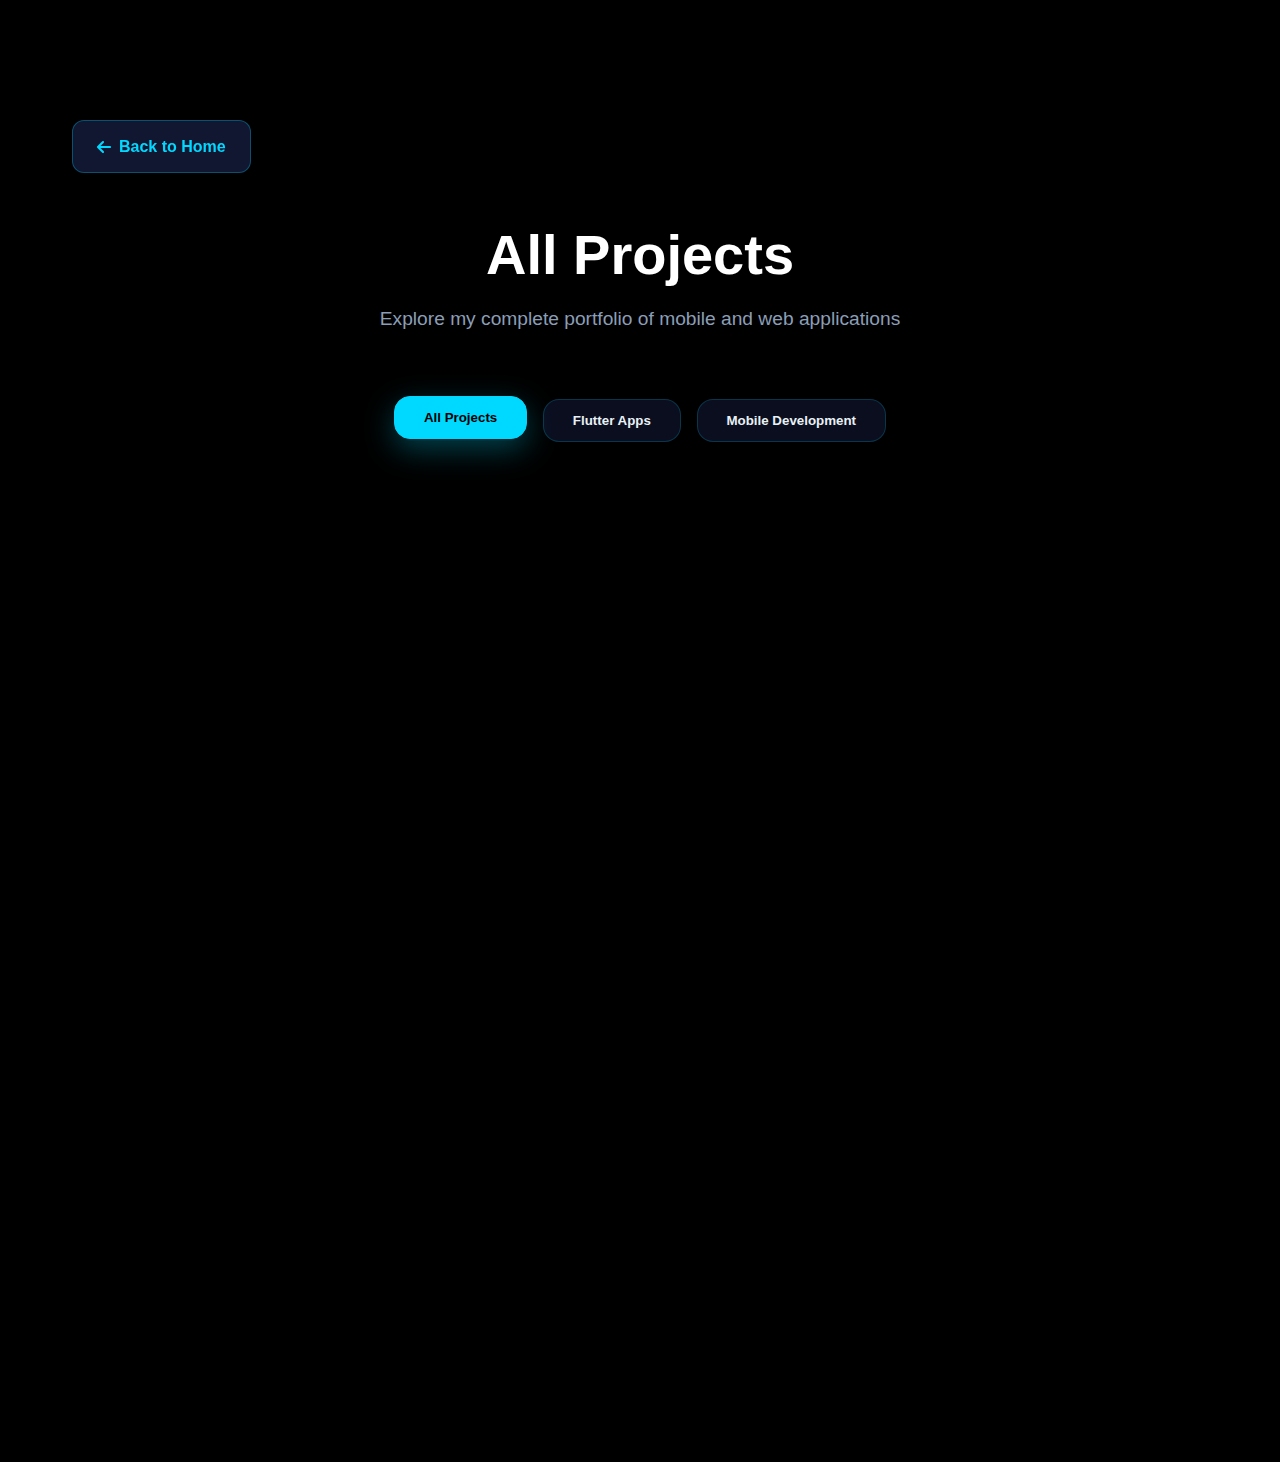
<file: all-projects.html>
<!DOCTYPE html>
<html lang="en">

<head>
    <meta charset="UTF-8">
    <meta name="viewport" content="width=device-width, initial-scale=1.0">
    <title>All Projects - Umer Zafar Portfolio</title>
    <link rel="stylesheet" href="css/modern-portfolio.css">
    <link rel="stylesheet" href="https://cdnjs.cloudflare.com/ajax/libs/font-awesome/6.4.0/css/all.min.css">
    <style>
        .all-projects-section {
            padding: 120px 0 80px;
            background: var(--bg-dark);
            min-height: 100vh;
        }

        .all-projects-section .section-container {
            max-width: 1200px;
            margin: 0 auto;
            padding: 0 2rem;
        }

        .back-button {
            display: inline-flex;
            align-items: center;
            gap: 0.5rem;
            padding: 0.8rem 1.5rem;
            background: rgba(21, 27, 61, 0.8);
            border: 1px solid rgba(0, 217, 255, 0.3);
            border-radius: var(--radius-md);
            color: var(--primary);
            text-decoration: none;
            font-weight: 600;
            transition: var(--transition-base);
            margin-bottom: 3rem;
        }

        .back-button:hover {
            background: rgba(21, 27, 61, 1);
            border-color: var(--primary);
            transform: translateX(-5px);
        }

        .page-header {
            text-align: center;
            margin-bottom: 4rem;
        }

        .page-header h1 {
            font-size: 3.5rem;
            color: var(--text-primary);
            margin-bottom: 1rem;
        }

        .page-header p {
            font-size: 1.2rem;
            color: var(--text-muted);
        }

        .filter-buttons {
            display: flex;
            justify-content: center;
            gap: 1rem;
            margin-bottom: 3rem;
            flex-wrap: wrap;
        }

        .filter-btn {
            padding: 0.8rem 1.8rem;
            background: rgba(21, 27, 61, 0.5);
            border: 1px solid rgba(0, 217, 255, 0.2);
            border-radius: var(--radius-lg);
            color: var(--text-secondary);
            font-weight: 600;
            cursor: pointer;
            transition: var(--transition-base);
        }

        .filter-btn:hover,
        .filter-btn.active {
            background: var(--primary);
            color: var(--bg-dark);
            border-color: var(--primary);
            transform: translateY(-3px);
            box-shadow: 0 10px 30px rgba(0, 217, 255, 0.3);
        }

        .all-projects-grid {
            display: grid;
            grid-template-columns: repeat(3, 1fr);
            gap: 2rem;
            margin-bottom: 3rem;
        }

        .project-card {
            opacity: 0;
            animation: fadeInUp 0.6s ease-out forwards;
        }

        .project-card:nth-child(1) {
            animation-delay: 0.1s;
        }

        .project-card:nth-child(2) {
            animation-delay: 0.15s;
        }

        .project-card:nth-child(3) {
            animation-delay: 0.2s;
        }

        .project-card:nth-child(4) {
            animation-delay: 0.25s;
        }

        @keyframes fadeInUp {
            from {
                opacity: 0;
                transform: translateY(40px);
            }

            to {
                opacity: 1;
                transform: translateY(0);
            }
        }

        .project-card:hover {
            border-color: #00D9FF;
            transform: translateY(-8px);
            box-shadow:
                0 15px 40px rgba(0, 0, 0, 0.5),
                0 0 30px rgba(0, 217, 255, 0.3),
                inset 0 0 30px rgba(0, 217, 255, 0.1);
        }

        .project-image {
            position: relative;
            width: 100%;
            height: 280px;
            overflow: hidden;
            border-radius: 10px 10px 0 0;
        }

        .project-image img {
            width: 100%;
            height: 100%;
            object-fit: cover;
            transition: all 0.6s cubic-bezier(0.4, 0, 0.2, 1);
        }

        .project-card:hover .project-image img {
            transform: scale(1.1);
        }

        .project-info {
            padding: 1.5rem;
        }

        .project-top-row {
            display: flex;
            justify-content: space-between;
            align-items: center;
            margin-bottom: 1rem;
        }

        .project-tech {
            color: rgba(0, 217, 255, 0.8);
            font-size: 0.9rem;
            font-weight: 500;
            flex: 1;
        }

        .project-links {
            display: flex;
            gap: 0.6rem;
        }

        .project-icon {
            width: 32px;
            height: 32px;
            border: 1px solid rgba(0, 217, 255, 0.3);
            border-radius: 5px;
            background: transparent;
            display: flex;
            align-items: center;
            justify-content: center;
            color: rgba(0, 217, 255, 0.8);
            font-size: 0.9rem;
            transition: all 0.3s ease;
            text-decoration: none;
        }

        .project-icon:hover {
            background: rgba(0, 217, 255, 0.1);
            border-color: #00D9FF;
            color: #00D9FF;
            transform: translateY(-2px);
        }

        .project-bottom {
            display: flex;
            justify-content: space-between;
            align-items: center;
        }

        .project-title {
            font-size: 1.3rem;
            color: #FFFFFF;
            font-weight: 600;
            margin: 0;
            transition: color 0.3s ease;
        }

        .project-card:hover .project-title {
            color: #00D9FF;
        }

        .project-year {
            font-size: 1.1rem;
            color: rgba(255, 255, 255, 0.7);
            font-weight: 500;
        }

        @media (max-width: 768px) {
            .page-header h1 {
                font-size: 2.5rem;
            }

            .all-projects-grid {
                grid-template-columns: 1fr;
            }

            .filter-buttons {
                flex-direction: column;
                align-items: stretch;
            }
        }
    </style>
</head>

<body>
    <section class="all-projects-section">
        <div class="section-container">
            <a href="index.html#projects" class="back-button">
                <i class="fas fa-arrow-left"></i>
                Back to Home
            </a>

            <div class="page-header">
                <h1>All Projects</h1>
                <p>Explore my complete portfolio of mobile and web applications</p>
            </div>

            <div class="filter-buttons">
                <button class="filter-btn active" data-filter="all">All Projects</button>
                <button class="filter-btn" data-filter="flutter">Flutter Apps</button>
                <button class="filter-btn" data-filter="mobile">Mobile Development</button>
            </div>

            <div class="all-projects-grid">
                <!-- Project 1: Car Low App -->
                <div class="project-card" data-category="flutter mobile">
                    <a href="project-car-low.html" class="project-image-link">
                        <div class="project-image">
                            <img src="images/c5.png" alt="Car Low App">
                        </div>
                    </a>
                    <div class="project-info">
                        <div class="project-top-row">
                            <div class="project-tech">Flutter | Firebase | Supabase</div>
                            <div class="project-links">
                                <a href="https://github.com/umer-zafr/car-app" target="_blank"
                                    class="project-icon" title="GitHub">
                                    <i class="fab fa-github"></i>
                                </a>
                                <a href="project-car-low.html" class="project-icon" title="View Project">
                                    <i class="fas fa-external-link-alt"></i>
                                </a>
                            </div>
                        </div>
                        <div class="project-bottom">
                            <h3 class="project-title">Car Low App</h3>
                            <span class="project-year">2025</span>
                        </div>
                    </div>
                </div>

                <!-- Project 2: Voice Translator App -->
                <div class="project-card" data-category="flutter mobile">
                    <a href="project-voice-translator.html" class="project-image-link">
                        <div class="project-image">
                            <img src="images/v2.png" alt="Voice Translator">
                        </div>
                    </a>
                    <div class="project-info">
                        <div class="project-top-row">
                            <div class="project-tech">Flutter | Firebase | Translation API</div>
                            <div class="project-links">
                                <a href="https://github.com/umer-zafr/voice-translator" target="_blank"
                                    class="project-icon" title="GitHub">
                                    <i class="fab fa-github"></i>
                                </a>
                                <a href="project-voice-translator.html" class="project-icon" title="View Project">
                                    <i class="fas fa-external-link-alt"></i>
                                </a>
                            </div>
                        </div>
                        <div class="project-bottom">
                            <h3 class="project-title">Voice Translator</h3>
                            <span class="project-year">2024</span>
                        </div>
                    </div>
                </div>

                <!-- Project 3: Weather Forecast App -->
                <div class="project-card" data-category="flutter mobile">
                    <a href="project-weather-forecast.html" class="project-image-link">
                        <div class="project-image">
                            <img src="images/14.png" alt="Weather Forecast">
                        </div>
                    </a>
                    <div class="project-info">
                        <div class="project-top-row">
                            <div class="project-tech">Flutter | Weather API | Geolocation</div>
                            <div class="project-links">
                                <a href="https://github.com/umer-zafr/weather-app" target="_blank"
                                    class="project-icon" title="GitHub">
                                    <i class="fab fa-github"></i>
                                </a>
                                <a href="project-weather-forecast.html" class="project-icon" title="View Project">
                                    <i class="fas fa-external-link-alt"></i>
                                </a>
                            </div>
                        </div>
                        <div class="project-bottom">
                            <h3 class="project-title">Weather Forecast</h3>
                            <span class="project-year">2024</span>
                        </div>
                    </div>
                </div>

                <!-- Project 4: Task Management App -->
                <div class="project-card" data-category="flutter mobile">
                    <a href="project-task-management.html" class="project-image-link">
                        <div class="project-image">
                            <img src="images/11.png" alt="Task Management">
                        </div>
                    </a>
                    <div class="project-info">
                        <div class="project-top-row">
                            <div class="project-tech">Flutter | Firebase | Provider</div>
                            <div class="project-links">
                                <a href="https://github.com/umer-zafr/task-manager" target="_blank"
                                    class="project-icon" title="GitHub">
                                    <i class="fab fa-github"></i>
                                </a>
                                <a href="project-task-management.html" class="project-icon" title="View Project">
                                    <i class="fas fa-external-link-alt"></i>
                                </a>
                            </div>
                        </div>
                        <div class="project-bottom">
                            <h3 class="project-title">Task Management</h3>
                            <span class="project-year">2024</span>
                        </div>
                    </div>
                </div>
            </div>
        </div>
    </section>

    <script>
        // Filter functionality
        const filterButtons = document.querySelectorAll('.filter-btn');
        const projectCards = document.querySelectorAll('.project-card');

        filterButtons.forEach(button => {
            button.addEventListener('click', () => {
                // Remove active class from all buttons
                filterButtons.forEach(btn => btn.classList.remove('active'));
                // Add active class to clicked button
                button.classList.add('active');

                const filter = button.getAttribute('data-filter');

                projectCards.forEach(card => {
                    if (filter === 'all') {
                        card.style.display = 'block';
                        // Re-trigger animation
                        card.style.animation = 'none';
                        setTimeout(() => {
                            card.style.animation = 'fadeInUp 0.6s ease-out forwards';
                        }, 10);
                    } else {
                        const categories = card.getAttribute('data-category');
                        if (categories.includes(filter)) {
                            card.style.display = 'block';
                            card.style.animation = 'none';
                            setTimeout(() => {
                                card.style.animation = 'fadeInUp 0.6s ease-out forwards';
                            }, 10);
                        } else {
                            card.style.display = 'none';
                        }
                    }
                });
            });
        });
    </script>
</body>

</html>
</file>
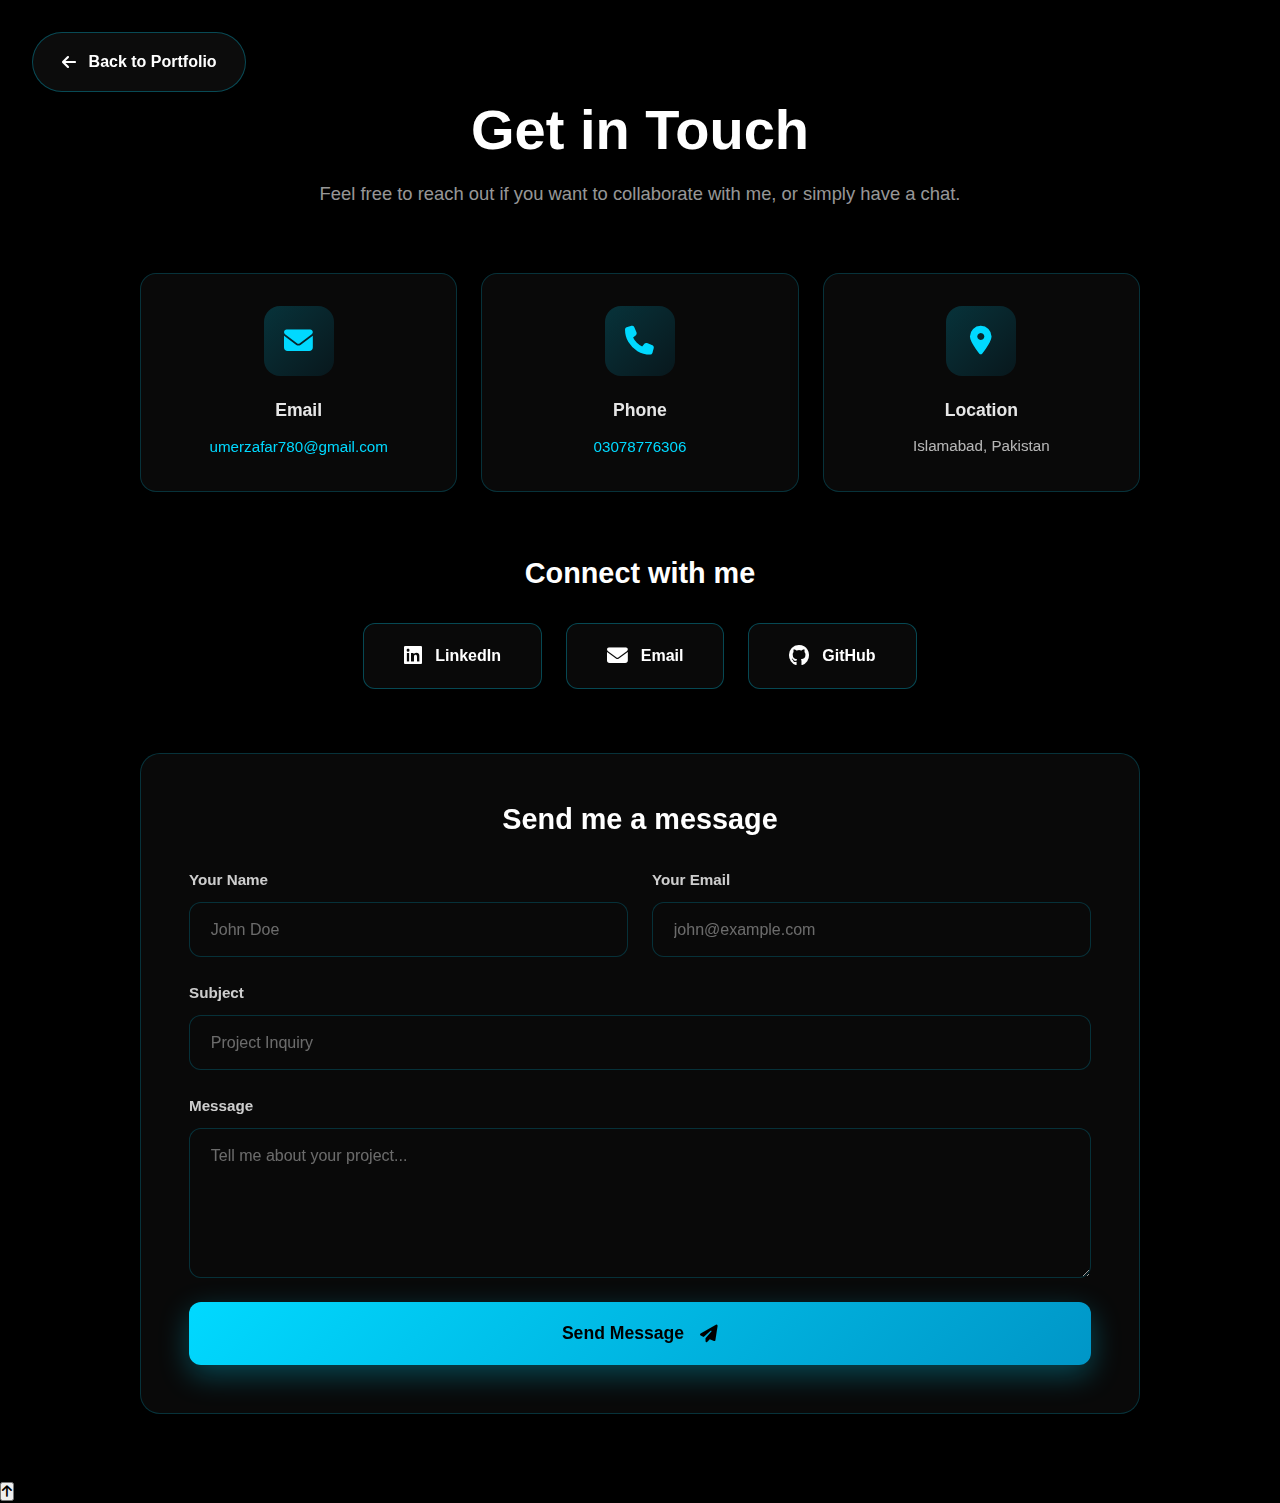
<file: contact.html>
<!DOCTYPE html>
<html lang="en">
<head>
    <meta charset="UTF-8">
    <meta name="viewport" content="width=device-width, initial-scale=1.0">
    <meta name="description" content="Contact Umer Zafar - Flutter Developer">
    <title>Contact - Umer Zafar</title>
    
    <!-- Font Awesome -->
    <link rel="stylesheet" href="https://cdnjs.cloudflare.com/ajax/libs/font-awesome/6.4.0/css/all.min.css">
    
    <!-- Custom CSS -->
    <link rel="stylesheet" href="css/modern-portfolio.css">
</head>
<body>
    <!-- Back Button -->
    <div class="back-button-container">
        <a href="index.html" class="back-button">
            <i class="fas fa-arrow-left"></i>
            <span>Back to Portfolio</span>
        </a>
    </div>

    <!-- Contact Page -->
    <section class="contact-page">
        <div class="contact-page-container">
            <!-- Header -->
            <div class="contact-page-header">
                <h1 class="contact-page-title">Get in <span class="highlight-text">Touch</span></h1>
                <p class="contact-page-subtitle">Feel free to reach out if you want to collaborate with me, or simply have a chat.</p>
            </div>

            <!-- Contact Info Cards -->
            <div class="contact-info-grid">
                <div class="contact-card">
                    <div class="contact-card-icon">
                        <i class="fas fa-envelope"></i>
                    </div>
                    <h4 class="contact-card-title">Email</h4>
                    <a href="mailto:umerzafar780@gmail.com" class="contact-card-link">umerzafar780@gmail.com</a>
                </div>
                
                <div class="contact-card">
                    <div class="contact-card-icon">
                        <i class="fas fa-phone"></i>
                    </div>
                    <h4 class="contact-card-title">Phone</h4>
                    <a href="tel:03078776306" class="contact-card-link">03078776306</a>
                </div>
                
                <div class="contact-card">
                    <div class="contact-card-icon">
                        <i class="fas fa-map-marker-alt"></i>
                    </div>
                    <h4 class="contact-card-title">Location</h4>
                    <p class="contact-card-text">Islamabad, Pakistan</p>
                </div>
            </div>

            <!-- Connect With Me -->
            <div class="connect-section">
                <h3 class="connect-title">Connect with me</h3>
                <div class="connect-buttons">
                    <a href="https://linkedin.com/in/yourprofile" target="_blank" class="connect-btn">
                        <i class="fab fa-linkedin"></i>
                        <span>LinkedIn</span>
                    </a>
                    <a href="mailto:umerzafar780@gmail.com" class="connect-btn">
                        <i class="fas fa-envelope"></i>
                        <span>Email</span>
                    </a>
                    <a href="https://github.com/yourusername" target="_blank" class="connect-btn">
                        <i class="fab fa-github"></i>
                        <span>GitHub</span>
                    </a>
                </div>
            </div>

            <!-- Contact Form -->
            <div class="contact-form-section">
                <h3 class="form-section-title">Send me a message</h3>
                
                <form class="contact-form-full" id="contactForm">
                    <div class="form-row-full">
                        <div class="form-group-full">
                            <label class="form-label-full">Your Name</label>
                            <input type="text" class="form-input-full" placeholder="John Doe" required>
                        </div>
                        <div class="form-group-full">
                            <label class="form-label-full">Your Email</label>
                            <input type="email" class="form-input-full" placeholder="john@example.com" required>
                        </div>
                    </div>
                    
                    <div class="form-group-full">
                        <label class="form-label-full">Subject</label>
                        <input type="text" class="form-input-full" placeholder="Project Inquiry" required>
                    </div>
                    
                    <div class="form-group-full">
                        <label class="form-label-full">Message</label>
                        <textarea class="form-textarea-full" rows="6" placeholder="Tell me about your project..." required></textarea>
                    </div>
                    
                    <button type="submit" class="form-submit-btn-full">
                        <span>Send Message</span>
                        <i class="fas fa-paper-plane"></i>
                    </button>
                </form>
            </div>
        </div>
    </section>

    <!-- Scroll to Top Button -->
    <button class="scroll-top" id="scrollTop">
        <i class="fas fa-arrow-up"></i>
    </button>

    <script src="js/main.js"></script>
</body>
</html>
</file>
<file: css/modern-portfolio.css>
.contact-wrap { max-width: 1150px; margin: 0 auto; padding: 0 2rem; position: relative; z-index: 1; }
.contact-header { margin-bottom: 1.8rem; }
.contact-title { font-size: 3.2rem; line-height:1.1; letter-spacing:-1px; color:#fff; margin:0 0 .4rem 0; font-weight:800; }
.contact-title .accent { color:#00D9FF; text-shadow: 0 0 18px rgba(0,217,255,0.28); }
.contact-desc { font-size: 1.05rem; color: rgba(255,255,255,0.7); max-width: 780px; line-height:1.75; }

.availability-card { position:relative; display:grid; grid-template-columns: 1.25fr 1fr; gap: 1.4rem; align-items:center; margin: 1rem 0 0 0; padding: 1.1rem; background: linear-gradient(180deg, rgba(255,255,255,0.06), rgba(255,255,255,0.03)); border:1px solid rgba(255,255,255,0.12); border-radius: 16px; backdrop-filter: blur(10px); box-shadow: 0 16px 48px rgba(0,0,0,0.32), inset 0 0 0 1px rgba(255,255,255,0.04); }
.availability-card::after { content:""; position:absolute; inset:-1px; border-radius: 20px; padding:1px; background: linear-gradient(135deg, rgba(0,217,255,0.5), rgba(255,255,255,0.06) 30%, rgba(0,217,255,0.35) 70%, rgba(255,255,255,0.06)); -webkit-mask: linear-gradient(#000 0 0) content-box, linear-gradient(#000 0 0); mask: linear-gradient(#000 0 0) content-box, linear-gradient(#000 0 0); -webkit-mask-composite: xor; mask-composite: exclude; pointer-events:none; opacity:.35; }
.status-badge { display:inline-flex; align-items:center; gap:.5rem; padding:.5rem .8rem; border-radius: 999px; border:1px solid rgba(0,217,255,0.35); color:#00D9FF; background: rgba(0,217,255,0.08); font-weight:700; font-size:.85rem; letter-spacing:.3px; text-transform: uppercase; }
.status-badge i { font-size:.55rem; color:#22C55E; }
.availability-title { margin:.6rem 0 .2rem 0; font-size:1.4rem; color:#fff; letter-spacing:.2px; }
.availability-copy { margin:0 0 .9rem 0; color: rgba(255,255,255,0.72); line-height:1.65; max-width: 720px; }
.availability-actions { display:flex; flex-wrap:wrap; gap:.7rem; }
.availability-right { display:block; }
.availability-points { list-style:none; margin:0; padding:0; display:grid; gap:.6rem; }
.availability-points li { display:flex; align-items:center; gap:.5rem; color: rgba(255,255,255,0.85); font-weight:600; background: rgba(255,255,255,0.04); border:1px solid rgba(255,255,255,0.1); padding:.7rem 1rem; border-radius:12px; }
.availability-points i { color:#00D9FF; }

.contact-cards { display:grid; grid-template-columns: repeat(3, 1fr); gap: 1rem; margin: 1.2rem 0 1.6rem 0; }
.info-card { position:relative; display:grid; grid-template-columns: 50px 1fr 22px; align-items:center; gap: .9rem; padding: 1rem 1rem; text-decoration:none; color:#EAFBFF; background: linear-gradient(180deg, rgba(255,255,255,0.06), rgba(255,255,255,0.03)); border:1px solid rgba(255,255,255,0.12); border-radius: 14px; backdrop-filter: blur(10px); box-shadow: 0 14px 42px rgba(0,0,0,0.32), inset 0 0 0 1px rgba(255,255,255,0.04); transition: transform .25s ease, box-shadow .25s ease, border-color .25s ease; }
.info-card::after { content:""; position:absolute; inset:-1px; border-radius: 16px; padding:1px; background: linear-gradient(135deg, rgba(0,217,255,0.5), rgba(255,255,255,0.06) 30%, rgba(0,217,255,0.35) 70%, rgba(255,255,255,0.06)); -webkit-mask: linear-gradient(#000 0 0) content-box, linear-gradient(#000 0 0); mask: linear-gradient(#000 0 0) content-box, linear-gradient(#000 0 0); -webkit-mask-composite: xor; mask-composite: exclude; pointer-events:none; opacity:.35; }
.info-card:hover { transform: translateY(-3px); box-shadow: 0 22px 64px rgba(0,217,255,0.2); border-color: rgba(0,217,255,0.35); }
.info-icon { width:50px; height:50px; border-radius: 12px; display:flex; align-items:center; justify-content:center; background: rgba(0,217,255,0.12); border:1px solid rgba(0,217,255,0.25); color:#00D9FF; font-size:1.1rem; }
.info-content h3 { margin:0; font-size:1.05rem; color:#fff; letter-spacing:.2px; }
.info-detail { margin:.15rem 0 0 0; font-size:.93rem; color: rgba(255,255,255,0.75); }
.info-arrow { color:#00D9FF; }

.connect-header { margin: 1.2rem 0 .6rem 0; }
.connect-header h3 { margin:0; color:#fff; font-size:1.3rem; }
.connect-row { display:flex; gap: .8rem; flex-wrap: wrap; margin-bottom: .4rem; }
.connect-btn { display:inline-flex; align-items:center; gap:.5rem; padding:.8rem 1rem; border-radius:12px; text-decoration:none; font-weight:700; color:#EAFBFF; border:1px solid rgba(255,255,255,0.14); background: rgba(255,255,255,0.04); transition: all .25s ease; }
.connect-btn:hover { border-color: rgba(255,255,255,0.3); background: rgba(255,255,255,0.07); transform: translateY(-2px); }
.connect-btn.linkedin i { color:#00D9FF; }
.connect-btn.email i { color:#00D9FF; }
.connect-btn.github i { color:#00D9FF; }

@media (max-width: 1024px) {
    .availability-card { grid-template-columns: 1fr; gap: 1rem; }
    .contact-cards { grid-template-columns: 1fr; }
}
@media (max-width: 640px) {
    .contact-title { font-size: 2.4rem; letter-spacing: -1px; }
    .availability-actions .btn-primary-lg, .availability-actions .btn-ghost-lg { width:100%; justify-content:center; }
    .connect-row .connect-btn { width:100%; justify-content:center; }
}
/* ===================================
   MODERN PORTFOLIO - COMPLETE REDESIGN
   Purple & Pink Theme
   =================================== */

/* Reset & Base Styles */
* {
    margin: 0;
    padding: 0;
    box-sizing: border-box;
}

:root {
    /* Modern Unique Color Scheme - Cyan & Coral with Pure Black */
    --primary: #00D9FF;           /* Electric Cyan */
    --primary-dark: #00B8D4;      /* Deep Cyan */
    --primary-light: #6FEFFF;     /* Light Cyan */
    --accent: #FF6B6B;            /* Coral Red */
    --accent-secondary: #FFD93D;  /* Golden Yellow */
    --bg-dark: #000000;           /* Pure Black */
    --bg-darker: #000000;         /* Pure Black */
    --bg-card: #0A0A0A;           /* Very Dark Gray */
    --bg-card-hover: #151515;     /* Slightly Lighter Gray */
    --text-primary: #FFFFFF;      /* White */
    --text-secondary: #E8F1F5;    /* Light Blue White */
    --text-muted: #8B9EB7;        /* Muted Blue Gray */
    
    /* Spacing */
    --spacing-xs: 0.5rem;
    --spacing-sm: 1rem;
    --spacing-md: 2rem;
    --spacing-lg: 4rem;
    --spacing-xl: 6rem;
    
    /* Typography */
    --font-primary: 'Inter', sans-serif;
    --font-heading: 'Space Grotesk', sans-serif;
    
    /* Shadows */
    --shadow-sm: 0 4px 6px rgba(0, 217, 255, 0.15);
    --shadow-md: 0 10px 25px rgba(0, 217, 255, 0.2);
    --shadow-lg: 0 20px 40px rgba(0, 217, 255, 0.25);
    --shadow-xl: 0 30px 60px rgba(0, 217, 255, 0.3);
    
    /* Glow Effects */
    --glow-cyan: 0 0 20px rgba(0, 217, 255, 0.4);
    --glow-coral: 0 0 20px rgba(255, 107, 107, 0.4);
    --glow-combined: 0 0 30px rgba(0, 217, 255, 0.3), 0 0 40px rgba(255, 107, 107, 0.2);
    
    /* Border Radius */
    --radius-sm: 8px;
    --radius-md: 12px;
    --radius-lg: 16px;
    --radius-xl: 24px;
    
    /* Transitions */
    --transition-fast: 0.2s ease;
    --transition-base: 0.3s ease;
    --transition-slow: 0.5s ease;
}

html {
    scroll-behavior: smooth;
    -webkit-text-size-adjust: 100%;
    -moz-text-size-adjust: 100%;
    -ms-text-size-adjust: 100%;
}

body {
    font-family: var(--font-primary);
    background: var(--bg-dark);
    color: var(--text-secondary);
    line-height: 1.6;
    overflow-x: hidden;
    position: relative;
    min-width: 320px;
    -webkit-font-smoothing: antialiased;
    -moz-osx-font-smoothing: grayscale;
}

/* Prevent horizontal scroll on mobile */
html, body {
    max-width: 100%;
    overflow-x: hidden;
}

/* Hide animated background */
.animated-background {
    display: none;
}

/* Typography */
h1, h2, h3, h4, h5, h6 {
    font-family: var(--font-heading);
    color: var(--text-primary);
    font-weight: 700;
    line-height: 1.2;
}

a {
    text-decoration: none;
    color: inherit;
    transition: var(--transition-base);
}

/* Container */
.section-container {
    max-width: 1200px;
    margin: 0 auto;
    padding: 0 2rem;
}

@media (max-width: 768px) {
    .section-container {
        padding: 0 1.5rem;
    }
}

@media (max-width: 480px) {
    .section-container {
        padding: 0 1rem;
    }
}

/* ===================================
   NAVIGATION
   =================================== */
.navbar {
    position: fixed;
    top: 0;
    left: 0;
    right: 0;
    z-index: 1000;
    padding: 1.5rem 0;
    background: rgba(0, 0, 0, 0.95);
    backdrop-filter: blur(25px);
    -webkit-backdrop-filter: blur(25px);
    border-bottom: 1px solid rgba(0, 217, 255, 0.3);
    transition: all 0.4s ease;
    box-shadow: 
        0 4px 30px rgba(0, 0, 0, 0.5),
        0 0 20px rgba(0, 217, 255, 0.15);
}

.navbar.scrolled {
    padding: 1rem 0;
    background: rgba(0, 0, 0, 0.98);
    box-shadow: 
        0 4px 30px rgba(0, 0, 0, 0.7),
        0 0 30px rgba(0, 217, 255, 0.25);
    border-bottom: 1px solid rgba(0, 217, 255, 0.4);
}

.nav-container {
    max-width: 1200px;
    margin: 0 auto;
    padding: 0 2rem;
    display: flex;
    align-items: center;
    justify-content: space-between;
}

.navbar-name {
    font-family: var(--font-heading);
    font-size: 1.5rem;
    font-weight: 700;
    background: linear-gradient(135deg, #00D9FF, #6FEFFF, #00D9FF);
    -webkit-background-clip: text;
    -webkit-text-fill-color: transparent;
    background-clip: text;
    background-size: 200% auto;
    text-decoration: none;
    transition: all 0.3s ease;
    position: relative;
    animation: shimmer 3s linear infinite;
    flex-shrink: 0;
    margin-right: 400px;
}

@keyframes shimmer {
    0% {
        background-position: 0% center;
    }
    100% {
        background-position: 200% center;
    }
}

.navbar-name::after {
    content: '';
    position: absolute;
    bottom: -5px;
    left: 0;
    width: 0;
    height: 2px;
    background: linear-gradient(90deg, #00D9FF, #6FEFFF);
    transition: width 0.3s ease;
    box-shadow: 0 0 10px rgba(0, 217, 255, 0.6);
}

.navbar-name:hover::after {
    width: 100%;
}

.nav-right {
    display: flex;
    align-items: center;
    gap: 2rem;
}

.nav-links {
    display: flex;
    gap: 2.5rem;
}

.nav-link {
    position: relative;
    font-size: 0.95rem;
    font-weight: 500;
    color: var(--text-secondary);
    padding: 0.5rem 0;
    transition: all 0.3s ease;
}

.nav-link::after {
    content: '';
    position: absolute;
    bottom: 0;
    left: 0;
    width: 0;
    height: 2px;
    background: linear-gradient(90deg, #00D9FF, #6FEFFF);
    transition: var(--transition-base);
    box-shadow: 0 0 10px rgba(0, 217, 255, 0.6);
}

.nav-link:hover,
.nav-link.active {
    color: var(--primary);
    text-shadow: 0 0 15px rgba(0, 217, 255, 0.4);
}

.nav-link:hover::after,
.nav-link.active::after {
    width: 100%;
}

.download-cv-btn {
    display: inline-flex;
    align-items: center;
    gap: 0.6rem;
    padding: 0.7rem 1.5rem;
    background: linear-gradient(135deg, #00D9FF 0%, #0096C7 100%);
    border: none;
    border-radius: 10px;
    color: #000000;
    font-size: 0.9rem;
    font-weight: 600;
    text-decoration: none;
    transition: all 0.3s ease;
    box-shadow: 
        0 4px 15px rgba(0, 217, 255, 0.3),
        0 0 20px rgba(0, 217, 255, 0.2);
    position: relative;
    overflow: hidden;
}

.download-cv-btn::before {
    content: '';
    position: absolute;
    top: 0;
    left: -100%;
    width: 100%;
    height: 100%;
    background: linear-gradient(90deg, transparent, rgba(255, 255, 255, 0.3), transparent);
    transition: left 0.5s ease;
}

.download-cv-btn:hover::before {
    left: 100%;
}

.download-cv-btn:hover {
    transform: translateY(-3px);
    box-shadow: 
        0 6px 25px rgba(0, 217, 255, 0.5),
        0 0 30px rgba(0, 217, 255, 0.4);
}

.download-cv-btn i {
    font-size: 1rem;
}

.menu-toggle {
    display: none;
    flex-direction: column;
    gap: 5px;
    background: none;
    border: none;
    cursor: pointer;
    padding: 0.5rem;
}

.menu-toggle span {
    width: 25px;
    height: 2px;
    background: var(--primary);
    transition: var(--transition-base);
}

/* ===================================
   HERO SECTION
   =================================== */
.hero-section {
    min-height: 100vh;
    display: flex;
    align-items: center;
    justify-content: center;
    position: relative;
    padding: 8rem 0 4rem;
}

.hero-container {
    max-width: 1400px;
    margin: 0 auto;
    padding: 0 2rem;
    display: grid;
    grid-template-columns: 1fr 1fr;
    gap: 4rem;
    align-items: center;
}

.hero-badge {
    display: inline-flex;
    align-items: center;
    gap: 0.5rem;
    padding: 0.5rem 1.25rem;
    background: rgba(0, 217, 255, 0.1);
    border: 1px solid rgba(0, 217, 255, 0.3);
    border-radius: 50px;
    font-size: 0.875rem;
    color: var(--primary);
    margin-bottom: 2rem;
    animation: pulse 2s infinite;
}

.hero-badge i {
    color: var(--primary);
}

@keyframes pulse {
    0%, 100% {
        transform: scale(1);
        box-shadow: 0 0 0 0 rgba(0, 217, 255, 0.5);
    }
    50% {
        transform: scale(1.02);
        box-shadow: 0 0 25px rgba(0, 217, 255, 0.4), 0 0 35px rgba(255, 107, 107, 0.2);
    }
}

.hero-title {
    font-size: 4rem;
    font-weight: 800;
    margin-bottom: 1rem;
    line-height: 1.1;
}

.gradient-text {
    color: var(--primary);
}

.hero-subtitle {
    font-size: 2rem;
    color: var(--primary);
    margin-bottom: 1.5rem;
    display: flex;
    align-items: center;
    gap: 0.5rem;
}

.typing-text {
    font-family: var(--font-heading);
    font-weight: 600;
    color: var(--primary);
}

.cursor {
    color: var(--primary);
    animation: blink 1s infinite;
}

@keyframes blink {
    0%, 50% {
        opacity: 1;
    }
    51%, 100% {
        opacity: 0;
    }
}

.hero-description {
    font-size: 1.125rem;
    color: var(--text-muted);
    margin-bottom: 2.5rem;
    max-width: 600px;
    line-height: 1.8;
}

.hero-buttons {
    display: flex;
    gap: 1.5rem;
    margin-bottom: 3rem;
}

.btn-primary,
.btn-secondary {
    display: inline-flex;
    align-items: center;
    gap: 0.75rem;
    padding: 1rem 2rem;
    border-radius: var(--radius-md);
    font-weight: 600;
    font-size: 1rem;
    cursor: pointer;
    transition: var(--transition-base);
    position: relative;
    overflow: hidden;
}

.btn-primary {
    background: var(--primary);
    color: var(--bg-dark);
    border: none;
    box-shadow: var(--shadow-md);
}

.btn-primary::before {
    content: '';
    position: absolute;
    top: 0;
    left: -100%;
    width: 100%;
    height: 100%;
    background: var(--primary-dark);
    transition: var(--transition-base);
    z-index: 0;
}

.btn-primary:hover::before {
    left: 0;
}

.btn-primary span,
.btn-primary i {
    position: relative;
    z-index: 1;
}

.btn-primary:hover {
    transform: translateY(-2px);
    box-shadow: var(--shadow-lg);
}

.btn-secondary {
    background: transparent;
    color: var(--primary);
    border: 2px solid var(--primary);
}

.btn-secondary:hover {
    background: rgba(199, 125, 255, 0.1);
    transform: translateY(-2px);
    box-shadow: var(--shadow-md);
}

.hero-social {
    display: flex;
    gap: 1rem;
}

.social-link {
    width: 50px;
    height: 50px;
    display: flex;
    align-items: center;
    justify-content: center;
    border-radius: 50%;
    background: rgba(0, 217, 255, 0.1);
    border: 1px solid rgba(0, 217, 255, 0.3);
    color: #ffffff;
    font-size: 1.25rem;
    transition: var(--transition-base);
}

.social-link:hover {
    background: var(--primary);
    color: var(--bg-dark);
    transform: translateY(-5px) rotate(5deg);
    box-shadow: var(--shadow-md), var(--glow-combined);
}

/* Hero Image */
.hero-image {
    position: relative;
    animation: fadeInRight 1s ease;
}

.image-wrapper {
    position: relative;
    width: 100%;
    aspect-ratio: 1;
    display: flex;
    align-items: center;
    justify-content: center;
}

.profile-circle {
    width: 450px;
    height: 450px;
    border-radius: 50%;
    overflow: hidden;
    border: 5px solid #00D9FF;
    box-shadow: 
        0 8px 32px rgba(0, 217, 255, 0.3),
        0 0 60px rgba(0, 217, 255, 0.2),
        0 4px 16px rgba(0, 0, 0, 0.4);
    position: relative;
    z-index: 1;
    background: linear-gradient(135deg, #0a0a0a 0%, #000000 100%);
    transition: transform 0.3s ease, box-shadow 0.3s ease;
}

.profile-circle::before {
    content: '';
    position: absolute;
    inset: -2px;
    border-radius: 50%;
    padding: 2px;
    background: linear-gradient(135deg, #00D9FF, #00B8D4, #0096C7);
    -webkit-mask: linear-gradient(#fff 0 0) content-box, linear-gradient(#fff 0 0);
    -webkit-mask-composite: xor;
    mask: linear-gradient(#fff 0 0) content-box, linear-gradient(#fff 0 0);
    mask-composite: exclude;
    opacity: 0.8;
    pointer-events: none;
}

.profile-circle:hover {
    transform: translateY(-5px);
    box-shadow: 
        0 12px 40px rgba(0, 217, 255, 0.4),
        0 0 80px rgba(0, 217, 255, 0.3),
        0 6px 20px rgba(0, 0, 0, 0.5);
}

.profile-circle img {
    width: 100%;
    height: 100%;
    object-fit: cover;
    object-position: center center;
    position: relative;
    z-index: 2;
    filter: brightness(1.08) contrast(1.05) saturate(1.1);
    transition: filter 0.3s ease;
    transform: scale(1.1);
}

.profile-circle:hover img {
    filter: brightness(1.12) contrast(1.08) saturate(1.15);
}

.floating-card {
    position: absolute;
    display: flex;
    flex-direction: column;
    align-items: center;
    gap: 0.5rem;
    padding: 1rem 1.5rem;
    background: rgba(21, 27, 61, 0.95);
    backdrop-filter: blur(10px);
    border: 1px solid rgba(0, 217, 255, 0.3);
    border-radius: var(--radius-md);
    box-shadow: var(--shadow-lg), var(--glow-cyan);
    animation: floatCard 4s ease-in-out infinite;
    z-index: 2;
}

.floating-card i {
    font-size: 2rem;
    color: var(--primary);
}

.floating-card span {
    font-size: 0.875rem;
    font-weight: 600;
    color: var(--text-primary);
}

.card-1 {
    top: 10%;
    left: -5%;
    animation-delay: 0s;
}

.card-2 {
    top: 10%;
    right: -5%;
    animation-delay: 1.3s;
}

.card-3 {
    bottom: 15%;
    left: 50%;
    transform: translateX(-50%);
    animation-delay: 2.6s;
}

@keyframes floatCard {
    0%, 100% {
        transform: translateY(0) translateX(0);
    }
    50% {
        transform: translateY(-15px) translateX(5px);
    }
}

.scroll-indicator {
    position: absolute;
    bottom: 2rem;
    left: 50%;
    transform: translateX(-50%);
    display: flex;
    flex-direction: column;
    align-items: center;
    gap: 0.5rem;
    color: var(--text-muted);
    font-size: 0.875rem;
    animation: bounce 2s infinite;
}

@keyframes bounce {
    0%, 20%, 50%, 80%, 100% {
        transform: translateX(-50%) translateY(0);
    }
    40% {
        transform: translateX(-50%) translateY(-10px);
    }
    60% {
        transform: translateX(-50%) translateY(-5px);
    }
}

/* ===================================
   SECTION STYLES
   =================================== */
.about-section {
    padding: 10rem 0 6rem 0;
    position: relative;
}

.services-section,
.projects-section,
.skills-section,
.contact-section {
    padding: 6rem 0;
    position: relative;
}

.section-header {
    text-align: center;
    margin-bottom: 4rem;
    animation: fadeInUp 0.8s ease;
}

.section-badge {
    display: inline-block;
    padding: 0.5rem 1.5rem;
    background: rgba(0, 217, 255, 0.1);
    border: 1px solid rgba(0, 217, 255, 0.3);
    border-radius: 50px;
    font-size: 0.875rem;
    color: var(--primary);
    margin-bottom: 1rem;
    font-weight: 600;
    text-transform: uppercase;
    letter-spacing: 1px;
    box-shadow: var(--glow-cyan);
}

.section-title {
    font-size: 3rem;
    margin-bottom: 1rem;
    color: var(--primary);
}

.section-subtitle {
    font-size: 1.125rem;
    color: var(--text-muted);
    max-width: 600px;
    margin: 0 auto;
}

/* ===================================
   ABOUT SECTION
   =================================== */
.about-content {
    display: grid;
    grid-template-columns: 1fr 1.2fr;
    gap: 5rem;
    align-items: center;
    max-width: 1200px;
    margin: 0 auto;
}

.about-left {
    position: relative;
}

.about-image-section {
    position: relative;
    display: flex;
    align-items: center;
    justify-content: center;
}

.about-image-wrapper {
    width: 350px;
    height: 450px;
    position: relative;
}

.image-circle {
    width: 100%;
    height: 100%;
    border-radius: var(--radius-xl);
    overflow: hidden;
    border: 3px solid var(--primary);
    box-shadow: 0 0 40px rgba(0, 217, 255, 0.4);
    background: var(--bg-card);
}

.image-circle img {
    width: 100%;
    height: 100%;
    object-fit: cover;
    display: block;
}

.code-badge {
    position: absolute;
    background: linear-gradient(135deg, #ffffff 0%, #f8f9fa 100%);
    padding: 1.5rem 2rem;
    border-radius: 16px;
    box-shadow: 0 15px 40px rgba(0, 0, 0, 0.15), 
                0 5px 15px rgba(0, 217, 255, 0.1);
    z-index: 10;
    animation: floatBadge 3s ease-in-out infinite;
    border: 2px solid rgba(0, 217, 255, 0.2);
    backdrop-filter: blur(10px);
    transition: all 0.3s ease;
}

.code-badge:hover {
    transform: translateY(-5px) scale(1.05);
    box-shadow: 0 20px 50px rgba(0, 0, 0, 0.2), 
                0 10px 25px rgba(0, 217, 255, 0.3);
    border-color: rgba(0, 217, 255, 0.5);
}

.code-badge.top-left {
    top: 15%;
    left: -15%;
}

.code-badge.top-right {
    top: 50%;
    right: -15%;
    transform: translateY(-50%);
    animation-delay: 1s;
}

.code-badge.bottom-center {
    bottom: 5%;
    left: -15%;
    animation-delay: 2s;
}

.code-badge.bottom-left {
    bottom: 10%;
    left: -10%;
    animation-delay: 2s;
}

.code-badge.bottom-right {
    bottom: 10%;
    right: -10%;
    animation-delay: 0.5s;
}

.code-badge .badge-number {
    display: block;
    font-size: 2.2rem;
    font-weight: 800;
    background: linear-gradient(135deg, #00D9FF 0%, #2979FF 100%);
    -webkit-background-clip: text;
    -webkit-text-fill-color: transparent;
    background-clip: text;
    margin-bottom: 0.3rem;
    text-shadow: 0 2px 4px rgba(0, 217, 255, 0.2);
}

.code-badge .badge-text {
    display: block;
    font-size: 0.9rem;
    color: #495057;
    font-weight: 600;
    text-transform: capitalize;
    letter-spacing: 0.3px;
}

@keyframes floatBadge {
    0%, 100% {
        transform: translateY(0);
    }
    50% {
        transform: translateY(-15px);
    }
}

.code-badge.top-right {
    animation: floatBadgeRight 3s ease-in-out infinite 1s;
}

@keyframes floatBadgeRight {
    0%, 100% {
        transform: translateY(-50%) translateX(0);
    }
    50% {
        transform: translateY(-50%) translateX(-10px);
    }
}

.code-badge.bottom-center {
    animation: floatBadge 3s ease-in-out infinite 2s;
}

.about-right {
    padding-left: 2rem;
}

.about-subtitle {
    font-size: 1.1rem;
    color: #2979FF;
    font-weight: 600;
    margin-bottom: 1rem;
}

.about-right h3 {
    font-size: 2.5rem;
    color: var(--text-primary);
    margin-bottom: 1.5rem;
    line-height: 1.2;
}

.about-description {
    font-size: 1.05rem;
    line-height: 1.8;
    color: var(--text-muted);
    margin-bottom: 2.5rem;
}

.about-description strong {
    color: var(--text-secondary);
    font-weight: 600;
}

.btn-portfolio {
    display: inline-block;
    padding: 1rem 2.5rem;
    background: #2979FF;
    color: white;
    font-size: 1rem;
    font-weight: 600;
    border-radius: 50px;
    transition: var(--transition-base);
    box-shadow: 0 5px 20px rgba(41, 121, 255, 0.3);
}

.btn-portfolio:hover {
    background: #1565C0;
    transform: translateY(-3px);
    box-shadow: 0 10px 30px rgba(41, 121, 255, 0.4);
}

.about-info-cards {
    display: flex;
    flex-direction: column;
    gap: 1rem;
}

.info-item {
    display: flex;
    align-items: center;
    gap: 1.5rem;
    padding: 1.5rem;
    background: rgba(21, 27, 61, 0.5);
    border: 1px solid rgba(0, 217, 255, 0.2);
    border-radius: var(--radius-md);
    transition: var(--transition-base);
}

.info-item:hover {
    background: rgba(21, 27, 61, 0.8);
    border-color: var(--primary);
    transform: translateX(10px);
    box-shadow: var(--shadow-md), var(--glow-cyan);
}

.info-item-icon {
    width: 50px;
    height: 50px;
    display: flex;
    align-items: center;
    justify-content: center;
    background: var(--primary);
    border-radius: var(--radius-sm);
    color: var(--bg-dark);
    font-size: 1.25rem;
    flex-shrink: 0;
}

.info-item-content {
    display: flex;
    flex-direction: column;
}

.info-item-label {
    font-size: 0.875rem;
    color: var(--text-muted);
    margin-bottom: 0.25rem;
}

.info-item-value {
    font-size: 1rem;
    font-weight: 600;
    color: var(--text-primary);
}

/* ===================================
   SERVICES SECTION
   =================================== */
.services-grid {
    display: grid;
    grid-template-columns: repeat(3, 1fr);
    gap: 2rem;
}

.service-card {
    background: linear-gradient(160deg, rgba(26, 28, 30, 0.92) 0%, rgba(16, 17, 18, 0.92) 100%);
    border: 1px solid rgba(255, 255, 255, 0.12);
    border-radius: 18px;
    padding: 1.6rem 1.35rem 1.55rem;
    text-align: center;
    transition: all 0.45s cubic-bezier(0.4, 0, 0.2, 1);
    position: relative;
    overflow: hidden;
    backdrop-filter: blur(18px);
    opacity: 0;
    animation: fadeInUp 0.6s ease-out forwards;
    box-shadow: 0 6px 28px rgba(0, 0, 0, 0.45), inset 0 1px 0 rgba(255, 255, 255, 0.04);
}

.service-card:nth-child(1) { animation-delay: 0.1s; }
.service-card:nth-child(2) { animation-delay: 0.2s; }
.service-card:nth-child(3) { animation-delay: 0.3s; }
.service-card:nth-child(4) { animation-delay: 0.4s; }
.service-card:nth-child(5) { animation-delay: 0.5s; }
.service-card:nth-child(6) { animation-delay: 0.6s; }

@keyframes fadeInUp {
    from {
        opacity: 0;
        transform: translateY(40px);
    }
    to {
        opacity: 1;
        transform: translateY(0);
    }
}

.service-card::before {
    content: '';
    position: absolute;
    inset: 0;
    background: radial-gradient(circle at 30% 20%, rgba(255, 255, 255, 0.02), transparent 70%);
    border-radius: 18px;
    z-index: 0;
    opacity: 0;
    transition: opacity 0.45s ease;
}

.service-card:hover::before {
    opacity: 1;
}

.service-card:hover {
    border-color: rgba(255, 255, 255, 0.18);
    transform: translateY(-6px) scale(1.08);
    box-shadow: 0 14px 42px rgba(0, 0, 0, 0.45), 0 6px 26px rgba(0, 0, 0, 0.35), inset 0 1px 0 rgba(255,255,255,0.08);
}

.service-icon {
    width: 72px;
    height: 72px;
    margin: 0 auto 1.3rem;
    display: flex;
    align-items: center;
    justify-content: center;
    background: rgba(255,255,255,0.05);
    border: 1px solid rgba(255,255,255,0.12);
    border-radius: 18px;
    position: relative;
    z-index: 1;
    transition: all 0.35s ease;
}

.service-icon i {
    font-size: 2.5rem;
    color: var(--primary);
    transition: all 0.4s ease;
}

.service-icon img {
    width: 50px;
    height: 50px;
    object-fit: contain;
    transition: all 0.4s ease;
}

.service-card:hover .service-icon {
    background: rgba(255,255,255,0.08);
    border-color: rgba(255,255,255,0.18);
}

.service-card:hover .service-icon i {
    color: #00D9FF;
}

.service-card:hover .service-icon img {
    filter: brightness(1.15);
}

.service-card:hover .service-title {
    color: var(--primary);
}

.service-description {
    color: rgba(255, 255, 255, 0.7);
    line-height: 1.6;
    font-size: 0.95rem;
    position: relative;
    z-index: 1;
    transition: var(--transition-base);
}

.service-card:hover .service-description {
    color: rgba(255, 255, 255, 0.9);
}

.service-features {
    display: flex;
    flex-direction: column;
    gap: 0.75rem;
}

.service-features span {
    display: flex;
    align-items: center;
    gap: 0.5rem;
    font-size: 0.95rem;
    color: var(--text-secondary);
}

.service-features i {
    color: var(--primary);
    font-size: 0.875rem;
}

/* ===================================
   PROJECTS SECTION
   =================================== */
.projects-grid {
    display: grid;
    grid-template-columns: repeat(3, 1fr);
    gap: 2rem;
    margin-bottom: 3rem;
}

.project-card {
    background: rgba(30, 35, 40, 0.95);
    border: 1px solid rgba(0, 217, 255, 0.2);
    border-radius: 10px;
    overflow: hidden;
    transition: all 0.3s ease;
}

.project-card:hover {
    transform: translateY(-8px);
    border-color: #00D9FF;
    box-shadow: 
        0 12px 35px rgba(0, 217, 255, 0.3),
        0 0 60px rgba(0, 217, 255, 0.2);
}

.project-image {
    width: 100%;
    height: 280px;
    overflow: hidden;
    position: relative;
}

.project-image-link {
    display: block;
    text-decoration: none;
    cursor: pointer;
}

.project-image img {
    width: 100%;
    height: 100%;
    object-fit: cover;
    transition: transform 0.4s ease;
}

.project-card:hover .project-image img {
    transform: scale(1.05);
}

.project-content {
    padding: 1.5rem;
    background: rgba(30, 35, 40, 0.95);
}

.project-top-row {
    display: flex;
    justify-content: space-between;
    align-items: center;
    margin-bottom: 1rem;
}

.project-tech {
    font-size: 0.85rem;
    color: rgba(0, 217, 255, 0.8);
    font-weight: 400;
    flex: 1;
}

.project-links {
    display: flex;
    gap: 0.6rem;
}

.project-bottom {
    display: flex;
    justify-content: space-between;
    align-items: center;
}

.project-title {
    font-size: 1.3rem;
    font-weight: 700;
    color: #FFFFFF;
    margin: 0;
    flex: 1;
}

.project-meta {
    display: flex;
    align-items: center;
    gap: 0.8rem;
}

.project-year {
    font-size: 1.1rem;
    font-weight: 700;
    color: rgba(255, 255, 255, 0.7);
}

.project-icon {
    display: flex;
    align-items: center;
    justify-content: center;
    width: 32px;
    height: 32px;
    background: transparent;
    border: 1px solid rgba(0, 217, 255, 0.3);
    border-radius: 6px;
    color: rgba(0, 217, 255, 0.8);
    font-size: 1rem;
    text-decoration: none;
    transition: all 0.3s ease;
}

.project-icon:hover {
    background: rgba(0, 217, 255, 0.1);
    border-color: #00D9FF;
    color: #00D9FF;
    transform: translateY(-2px);
    box-shadow: 0 4px 12px rgba(0, 217, 255, 0.3);
}

@media (max-width: 1200px) {
    .projects-grid {
        grid-template-columns: repeat(2, 1fr);
    }
}

@media (max-width: 768px) {
    .projects-grid {
        grid-template-columns: 1fr;
    }
}

.project-card:nth-child(1) { animation-delay: 0.1s; }
.project-card:nth-child(2) { animation-delay: 0.2s; }
.project-card:nth-child(3) { animation-delay: 0.3s; }
.project-card:nth-child(4) { animation-delay: 0.4s; }
.project-card:nth-child(5) { animation-delay: 0.5s; }
.project-card:nth-child(6) { animation-delay: 0.6s; }

.project-card:hover {
    border-color: var(--primary);
    transform: translateY(-15px) scale(1.02);
    box-shadow: 
        0 25px 70px rgba(0, 0, 0, 0.6),
        0 0 60px rgba(0, 217, 255, 0.4);
}

.project-image {
    position: relative;
    width: 100%;
    height: 200px;
    overflow: hidden;
}

.project-image img {
    width: 100%;
    height: 100%;
    object-fit: cover;
    transition: all 0.6s cubic-bezier(0.4, 0, 0.2, 1);
    filter: brightness(0.85) contrast(1.1);
}

.project-card:hover .project-image img {
    transform: scale(1.15);
    filter: brightness(1) contrast(1.2);
}

.project-overlay {
    position: absolute;
    top: 0;
    left: 0;
    right: 0;
    bottom: 0;
    background: linear-gradient(180deg, rgba(10, 14, 39, 0.7) 0%, rgba(0, 217, 255, 0.3) 100%);
    display: flex;
    align-items: center;
    justify-content: center;
    gap: 1rem;
    opacity: 0;
    transition: var(--transition-base);
}

.project-card:hover .project-overlay {
    opacity: 1;
}

.view-project {
    display: inline-flex;
    align-items: center;
    gap: 0.5rem;
    padding: 0.8rem 1.5rem;
    background: var(--primary);
    color: var(--bg-dark);
    border-radius: var(--radius-lg);
    font-weight: 700;
    font-size: 0.95rem;
    transition: var(--transition-base);
    box-shadow: 0 10px 30px rgba(0, 217, 255, 0.4);
}

.view-project:hover {
    transform: scale(1.1);
    box-shadow: 0 15px 40px rgba(0, 217, 255, 0.6);
}

.overlay-btn {
    width: 50px;
    height: 50px;
    display: flex;
    align-items: center;
    justify-content: center;
    background: rgba(0, 217, 255, 0.2);
    border: 1px solid var(--primary);
    border-radius: 50%;
    color: var(--primary);
    font-size: 1.25rem;
    transition: var(--transition-base);
}

.overlay-btn:hover {
    background: var(--primary);
    color: var(--bg-dark);
    transform: scale(1.1);
    box-shadow: var(--glow-combined);
}

.project-info {
    padding: 1.5rem;
}

.project-tags {
    display: flex;
    flex-wrap: wrap;
    gap: 0.5rem;
    margin-top: 0.8rem;
}

.tag {
    padding: 0.35rem 1rem;
    background: rgba(0, 217, 255, 0.1);
    border: 1px solid rgba(0, 217, 255, 0.3);
    border-radius: 50px;
    font-size: 0.75rem;
    color: var(--primary);
    font-weight: 500;
}

.project-title {
    font-size: 1.2rem;
    margin-bottom: 0;
    color: var(--text-primary);
    font-weight: 600;
}

.project-description {
    color: var(--text-muted);
    line-height: 1.7;
}

.see-more-project {
    cursor: pointer;
    text-decoration: none;
    position: relative;
}

.see-more-image {
    height: 280px;
    background: linear-gradient(135deg, 
        rgba(20, 25, 30, 0.95) 0%, 
        rgba(10, 15, 20, 0.98) 100%);
    display: flex;
    align-items: center;
    justify-content: center;
    border-radius: 10px 10px 0 0;
    position: relative;
    overflow: hidden;
}

.see-more-bg-pattern {
    position: absolute;
    inset: 0;
    background-image: 
        linear-gradient(30deg, rgba(255, 255, 255, 0.02) 12%, transparent 12.5%, transparent 87%, rgba(255, 255, 255, 0.02) 87.5%, rgba(255, 255, 255, 0.02)),
        linear-gradient(150deg, rgba(255, 255, 255, 0.02) 12%, transparent 12.5%, transparent 87%, rgba(255, 255, 255, 0.02) 87.5%, rgba(255, 255, 255, 0.02)),
        linear-gradient(30deg, rgba(255, 255, 255, 0.02) 12%, transparent 12.5%, transparent 87%, rgba(255, 255, 255, 0.02) 87.5%, rgba(255, 255, 255, 0.02)),
        linear-gradient(150deg, rgba(255, 255, 255, 0.02) 12%, transparent 12.5%, transparent 87%, rgba(255, 255, 255, 0.02) 87.5%, rgba(255, 255, 255, 0.02));
    background-size: 80px 140px;
    background-position: 0 0, 0 0, 40px 70px, 40px 70px;
    opacity: 0.3;
    transition: opacity 0.4s ease;
}

.see-more-project:hover .see-more-bg-pattern {
    opacity: 0.5;
}

.see-more-wrapper {
    position: relative;
    z-index: 1;
    display: flex;
    flex-direction: column;
    align-items: center;
    gap: 1.5rem;
    text-align: center;
    padding: 2rem;
}

.see-more-icon-box {
    width: 110px;
    height: 110px;
    display: flex;
    align-items: center;
    justify-content: center;
    background: rgba(0, 0, 0, 0.4);
    border: 2px solid rgba(255, 255, 255, 0.15);
    border-radius: 20px;
    position: relative;
    transition: all 0.5s cubic-bezier(0.34, 1.56, 0.64, 1);
}

.see-more-icon-box::before {
    content: '';
    position: absolute;
    inset: -2px;
    background: linear-gradient(135deg, rgba(0, 217, 255, 0.3), transparent, rgba(0, 217, 255, 0.3));
    border-radius: 20px;
    opacity: 0;
    transition: opacity 0.5s ease;
    z-index: -1;
}

.see-more-icon-box i {
    font-size: 3.5rem;
    color: rgba(255, 255, 255, 0.7);
    transition: all 0.5s ease;
}

.see-more-project:hover .see-more-icon-box {
    transform: translateY(-10px) scale(1.08);
    border-color: rgba(0, 217, 255, 0.4);
    background: rgba(0, 0, 0, 0.6);
    box-shadow: 
        0 20px 40px rgba(0, 0, 0, 0.4),
        0 0 30px rgba(0, 217, 255, 0.2);
}

.see-more-project:hover .see-more-icon-box::before {
    opacity: 1;
}

.see-more-project:hover .see-more-icon-box i {
    color: #00D9FF;
    transform: scale(1.1);
}

.see-more-heading {
    font-size: 1.6rem;
    font-weight: 700;
    color: #FFFFFF;
    margin: 0;
    letter-spacing: 0.3px;
    transition: all 0.4s ease;
}

.see-more-project:hover .see-more-heading {
    color: #00D9FF;
}

.see-more-count {
    font-size: 1rem;
    font-weight: 500;
    color: rgba(255, 255, 255, 0.5);
    margin: 0;
    transition: all 0.4s ease;
}

.see-more-project:hover .see-more-count {
    color: rgba(255, 255, 255, 0.7);
}

.see-more-project .project-tech {
    color: rgba(255, 255, 255, 0.6);
    font-weight: 600;
}

.see-more-project .project-year {
    font-size: 1.1rem;
    font-weight: 600;
    color: rgba(255, 255, 255, 0.5);
}

.see-more-project:hover .project-title {
    color: #00D9FF;
}

.see-more-project:hover .project-year {
    color: rgba(255, 255, 255, 0.7);
}

/* ===================================
   SKILLS SECTION
   =================================== */
.skills-blocks {
    display: grid;
    grid-template-columns: repeat(2, 1fr);
    gap: 2.5rem;
}

.skill-block {
    position: relative;
    background: linear-gradient(145deg, rgba(20, 20, 20, 0.95) 0%, rgba(10, 10, 10, 0.95) 100%);
    border: 2px solid rgba(0, 217, 255, 0.3);
    border-radius: 24px;
    padding: 2.5rem 2rem;
    transition: all 0.4s ease;
    opacity: 0;
    animation: fadeInUp 0.6s ease-out forwards;
    backdrop-filter: blur(20px);
    overflow: hidden;
    box-shadow: 0 8px 32px rgba(0, 0, 0, 0.4),
                inset 0 1px 0 rgba(255, 255, 255, 0.05);
}

.skill-block::before {
    content: '';
    position: absolute;
    top: 0;
    left: 0;
    right: 0;
    bottom: 0;
    background: linear-gradient(135deg, rgba(0, 217, 255, 0.08) 0%, transparent 50%, rgba(0, 217, 255, 0.05) 100%);
    border-radius: 24px;
    z-index: 0;
    opacity: 0;
    transition: opacity 0.4s ease;
}

.skill-block:hover::before {
    opacity: 1;
}

.skill-block:nth-child(1) { animation-delay: 0.1s; }
.skill-block:nth-child(2) { animation-delay: 0.2s; }
.skill-block:nth-child(3) { animation-delay: 0.3s; }
.skill-block:nth-child(4) { animation-delay: 0.4s; }

.skill-block:hover {
    border-color: rgba(0, 217, 255, 0.6);
    transform: translateY(-8px);
    box-shadow: 0 16px 48px rgba(0, 217, 255, 0.15),
                0 8px 32px rgba(0, 0, 0, 0.5),
                inset 0 1px 0 rgba(255, 255, 255, 0.1);
    background: rgba(20, 20, 20, 0.8);
    box-shadow: 
        0 10px 40px rgba(0, 217, 255, 0.15),
        0 0 30px rgba(0, 217, 255, 0.1);
}

.skill-block-title {
    font-size: 1.35rem;
    color: #ffffff;
    font-weight: 700;
    text-align: center;
    margin: 0 0 2rem 0;
    position: relative;
    letter-spacing: 0.8px;
    z-index: 1;
    text-transform: uppercase;
    font-size: 1.15rem;
}

.skill-block-title::after {
    content: '';
    position: absolute;
    bottom: -12px;
    left: 50%;
    transform: translateX(-50%);
    width: 60px;
    height: 3px;
    background: linear-gradient(90deg, transparent, var(--primary), transparent);
    border-radius: 2px;
    opacity: 1;
}

.skill-block-grid {
    display: grid;
    grid-template-columns: repeat(3, 1fr);
    gap: 1.5rem;
    position: relative;
    z-index: 1;
}

.skill-item {
    position: relative;
    display: flex;
    flex-direction: column;
    align-items: center;
    justify-content: center;
    padding: 1rem;
    background: transparent;
    border-radius: 12px;
    transition: all 0.3s ease;
    cursor: pointer;
    min-height: 90px;
}

.skill-item:hover {
    background: rgba(0, 217, 255, 0.05);
    transform: translateY(-5px);
}

.skill-icon-box {
    width: 60px;
    height: 60px;
    display: flex;
    align-items: center;
    justify-content: center;
    border-radius: 12px;
    transition: all 0.3s ease;
    background: transparent !important;
}

.skill-icon-box i {
    font-size: 2.5rem;
    transition: transform 0.3s ease;
}

.skill-item:hover .skill-icon-box i {
    transform: scale(1.15);
}

.skill-icon-box img {
    width: 75%;
    height: 75%;
    object-fit: contain;
}

/* Hide skill name by default */
.skill-name {
    position: absolute;
    bottom: -25px;
    left: 50%;
    transform: translateX(-50%) translateY(5px);
    font-size: 0.75rem;
    color: rgba(255, 255, 255, 0.95);
    font-weight: 500;
    letter-spacing: 0.3px;
    white-space: nowrap;
    opacity: 0;
    visibility: hidden;
    transition: all 0.3s cubic-bezier(0.4, 0, 0.2, 1);
    z-index: 10;
    text-shadow: 0 2px 8px rgba(0, 0, 0, 0.5);
}

/* Show skill name on hover */
.skill-item:hover .skill-name {
    opacity: 1;
    visibility: visible;
    transform: translateX(-50%) translateY(0);
}

/* Specific Icon Colors */
.html-icon i { color: #E34C26; }

.css-icon i { color: #1572B6; }

.js-icon i { color: #F0DB4F; }

.ts-icon i { color: #007ACC; }

.python-icon i { color: #3776AB; }

.react-icon i { color: #61DAFB; }

.nodejs-icon i { color: #68A063; }

.nextjs-icon i { color: #FFFFFF; }

.flutter-icon i { color: #0277BD; }

.git-icon i { color: #F05032; }

.android-studio-icon img { filter: none; }

.vscode-icon img { filter: none; }

.figma-icon i { color: #F24E1E; }

.docker-icon i { color: #00B4F0; }

.babel-icon i { color: #F1DA36; }

.npm-icon i { color: #CB3837; }

.postman-icon i { color: #FF6D38; }

.github-icon i { color: #FFFFFF; }

.mongodb-icon i { color: #47A248; }

.mysql-icon i { color: #00758F; }

.postgresql-icon i { color: #336791; }

.supabase-icon img { filter: none; }

.firebase-icon i { color: #FFCA28; }

@media (max-width: 1024px) {
    .skills-blocks {
        grid-template-columns: 1fr;
    }
    
    .skill-block-grid {
        grid-template-columns: repeat(4, 1fr);
    }
}

@media (max-width: 768px) {
    .skills-blocks {
        grid-template-columns: 1fr;
    }
    
    .skill-block {
        padding: 1.5rem;
    }
    
    .skill-block-grid {
        grid-template-columns: repeat(3, 1fr);
        gap: 1rem;
    }
    
    .skill-icon-box {
        width: 50px;
        height: 50px;
    }
    
    .skill-icon-box i {
        font-size: 2rem;
    }
}

@media (max-width: 480px) {
    .skill-block-grid {
        grid-template-columns: repeat(2, 1fr);
    }
}

/* ===================================
   EDUCATION & EXPERIENCE SECTION
   =================================== */
.education-experience-section {
    padding: 5rem 0;
    background: var(--bg-dark);
}

.edu-exp-grid {
    display: grid;
    grid-template-columns: repeat(2, 1fr);
    gap: 3rem;
    margin-top: 3rem;
}

.edu-exp-column {
    opacity: 0;
    animation: fadeInUp 0.6s ease-out forwards;
}

.edu-exp-column:nth-child(1) { animation-delay: 0.1s; }
.edu-exp-column:nth-child(2) { animation-delay: 0.3s; }

.column-header {
    display: flex;
    align-items: center;
    gap: 1rem;
    margin-bottom: 2rem;
}

.column-icon {
    width: 50px;
    height: 50px;
    background: rgba(0, 217, 255, 0.1);
    border-radius: 12px;
    display: flex;
    align-items: center;
    justify-content: center;
    color: var(--primary);
    font-size: 1.5rem;
}

.column-title {
    font-size: 1.8rem;
    color: #fff;
    font-weight: 700;
    margin: 0;
}

.edu-exp-cards {
    display: flex;
    flex-direction: column;
    gap: 1.5rem;
}

.edu-exp-card {
    position: relative;
    background: rgba(15, 15, 15, 0.6);
    border: 1.5px solid rgba(0, 217, 255, 0.2);
    border-left: 4px solid var(--primary);
    border-radius: 16px;
    padding: 1.8rem;
    backdrop-filter: blur(20px);
    transition: all 0.3s ease;
}

.edu-exp-card:hover {
    border-color: rgba(0, 217, 255, 0.5);
    transform: translateX(8px);
    box-shadow: 0 10px 40px rgba(0, 217, 255, 0.15);
}

.card-header {
    display: flex;
    justify-content: space-between;
    align-items: flex-start;
    gap: 1rem;
    margin-bottom: 0.8rem;
    flex-wrap: wrap;
}

.card-title {
    font-size: 1.15rem;
    color: #fff;
    font-weight: 600;
    margin: 0;
    flex: 1;
    min-width: 200px;
}

.card-date {
    display: inline-block;
    background: rgba(0, 217, 255, 0.1);
    color: var(--primary);
    padding: 0.3rem 0.8rem;
    border-radius: 20px;
    font-size: 0.8rem;
    font-weight: 600;
    white-space: nowrap;
}

.card-institution {
    font-size: 0.95rem;
    color: var(--primary);
    font-weight: 500;
    margin-bottom: 1rem;
}

.card-description {
    font-size: 0.95rem;
    color: rgba(255, 255, 255, 0.7);
    line-height: 1.7;
    margin-bottom: 0;
}

.card-link {
    display: inline-flex;
    align-items: center;
    gap: 0.5rem;
    margin-top: 1rem;
    color: var(--primary);
    text-decoration: none;
    font-size: 0.9rem;
    font-weight: 500;
    transition: all 0.3s ease;
}

.card-link:hover {
    color: #6FEFFF;
    gap: 0.7rem;
}

.card-link i {
    font-size: 0.8rem;
}

/* Responsive Layout */
@media (max-width: 968px) {
    .edu-exp-grid {
        grid-template-columns: 1fr;
        gap: 3rem;
    }
    
    .edu-exp-card:hover {
        transform: translateY(-5px);
    }
}

@media (max-width: 768px) {
    .column-header {
        flex-direction: column;
        align-items: flex-start;
        gap: 0.8rem;
    }
    
    .column-icon {
        width: 45px;
        height: 45px;
        font-size: 1.3rem;
    }
    
    .column-title {
        font-size: 1.5rem;
    }
    
    .card-header {
        flex-direction: column;
        gap: 0.5rem;
    }
    
    .card-title {
        font-size: 1.05rem;
    }
    
    .edu-exp-card {
        padding: 1.5rem;
    }
}

@keyframes fadeInLeft {
    from {
        opacity: 0;
        transform: translateX(-30px);
    }
    to {
        opacity: 1;
        transform: translateX(0);
    }
}

@keyframes fadeInRight {
    from {
        opacity: 0;
        transform: translateX(30px);
    }
    to {
        opacity: 1;
        transform: translateX(0);
    }
}

/* Old skills styles (keep for backward compatibility) */
.skills-container {
    display: flex;
    flex-direction: column;
    gap: 3rem;
}

.skills-category {
    padding: 2.5rem;
    background: rgba(21, 27, 61, 0.5);
    border: 1px solid rgba(0, 217, 255, 0.2);
    border-radius: var(--radius-xl);
    transition: var(--transition-base);
}

.skills-category:hover {
    background: rgba(21, 27, 61, 0.7);
    border-color: var(--primary);
    box-shadow: var(--shadow-lg), var(--glow-cyan);
}

.skills-category-title {
    display: flex;
    align-items: center;
    gap: 1rem;
    font-size: 1.75rem;
    margin-bottom: 2rem;
    color: var(--primary-light);
    padding-bottom: 1rem;
    border-bottom: 2px solid rgba(0, 217, 255, 0.3);
}

.skills-category-title i {
    width: 50px;
    height: 50px;
    display: flex;
    align-items: center;
    justify-content: center;
    background: linear-gradient(135deg, var(--primary), var(--accent));
    border-radius: var(--radius-sm);
    color: var(--text-primary);
}

.skills-grid {
    display: grid;
    grid-template-columns: repeat(auto-fit, minmax(220px, 1fr));
    gap: 1.5rem;
}

.skill-card {
    padding: 1.5rem;
    background: rgba(10, 14, 39, 0.5);
    border: 1px solid rgba(0, 217, 255, 0.2);
    border-radius: var(--radius-md);
    transition: var(--transition-base);
    display: flex;
    flex-direction: column;
    align-items: center;
    text-align: center;
    gap: 1rem;
}

.skill-card:hover {
    background: rgba(10, 14, 39, 0.8);
    border-color: var(--primary);
    transform: translateY(-5px);
    box-shadow: var(--shadow-md), var(--glow-cyan);
}

.skill-icon {
    font-size: 3rem;
    color: var(--primary);
    transition: var(--transition-base);
}

.skill-card:hover .skill-icon {
    transform: scale(1.1);
    filter: drop-shadow(0 0 15px rgba(0, 217, 255, 0.6));
}

.skill-name {
    font-size: 1rem;
    font-weight: 600;
    color: var(--text-primary);
}

.skill-level {
    width: 100%;
    height: 4px;
    background: rgba(0, 217, 255, 0.2);
    border-radius: 2px;
    overflow: hidden;
}

.skill-bar {
    height: 100%;
    background: var(--primary);
    border-radius: 2px;
    animation: fillBar 1.5s ease forwards;
    box-shadow: var(--glow-cyan);
}

@keyframes fillBar {
    from {
        width: 0;
    }
}

/* ===================================
   CONTACT SECTION
   =================================== */
/* ==================== Contact CTA Section (Main Page) ==================== */
.contact-cta-section {
    padding: 10rem 0 12rem;
    background: #000000;
    position: relative;
    overflow: hidden;
}
/* Decorative background */
.cta-decor { position:absolute; inset:0; pointer-events:none; }
.cta-blob { position:absolute; border-radius:50%; filter: blur(90px); opacity:0.18; animation: blob-float 14s ease-in-out infinite; }
.cta-blob-a { width:620px; height:620px; top:-260px; right:-220px; background: radial-gradient(circle at 30% 30%, rgba(0,217,255,0.9), rgba(0,140,170,0.7) 60%, transparent 70%); animation-delay:0s; }
.cta-blob-b { width:520px; height:520px; bottom:-240px; left:-160px; background: radial-gradient(circle at 70% 70%, rgba(0,217,255,0.8), rgba(0,180,210,0.6) 60%, transparent 70%); animation-delay:7s; }
@keyframes blob-float { 0%,100%{ transform: translate3d(0,0,0) scale(1);} 50%{ transform: translate3d(0,-10px,0) scale(1.05);} }

.cta-grid-pattern { position:absolute; inset:0; background-image: linear-gradient(rgba(255,255,255,0.035) 1px, transparent 1px), linear-gradient(90deg, rgba(255,255,255,0.035) 1px, transparent 1px); background-size: 120px 120px; opacity:0.3; }

/* Shell layout */
.cta-shell { display:none; }

/* New contact hub layout */
.contact-hub { max-width: 1150px; margin: 0 auto; padding: 0 2rem; position: relative; z-index: 1; display: grid; grid-template-columns: 1.25fr 1fr; gap: 3rem; align-items: center; }

.contact-intro { display:block; }
.intro-kicker { display:inline-block; padding: .55rem 1.2rem; border:1px solid rgba(0,217,255,0.35); color:#00D9FF; border-radius: 999px; font-size:.85rem; letter-spacing:.6px; text-transform: uppercase; background: rgba(0,217,255,0.08); backdrop-filter: blur(8px); margin-bottom: 1.2rem; }
.intro-title { font-size: 4rem; line-height: 1.06; letter-spacing: -1.2px; margin: 0 0 1rem 0; color:#fff; font-weight:800; }
.intro-title .accent { background: linear-gradient(135deg, #00D9FF 0%, #00E5FF 50%, #00D9FF 100%); -webkit-background-clip:text; background-clip:text; -webkit-text-fill-color: transparent; text-shadow: 0 0 18px rgba(0,217,255,0.28); }
.intro-copy { font-size: 1.15rem; color: rgba(255,255,255,0.72); line-height: 1.8; margin: 0 0 1.6rem 0; max-width: 720px; }
.intro-actions { display:flex; flex-wrap:wrap; gap: 1rem; }

.contact-methods { display:grid; grid-template-columns: 1fr; gap: 1rem; }
.method-card { position:relative; display:grid; grid-template-columns: 48px 1fr 28px; align-items:center; gap: 0.9rem; padding: 1rem 1.1rem; text-decoration:none; color:#EAFBFF; background: linear-gradient(180deg, rgba(255,255,255,0.06), rgba(255,255,255,0.03)); border:1px solid rgba(255,255,255,0.12); border-radius: 16px; backdrop-filter: blur(10px); box-shadow: 0 16px 48px rgba(0,0,0,0.35), inset 0 0 0 1px rgba(255,255,255,0.04); transition: transform .25s ease, box-shadow .25s ease, border-color .25s ease; }
.method-card::after { content:""; position:absolute; inset:-1px; border-radius: 16px; padding:1px; background: linear-gradient(135deg, rgba(0,217,255,0.5), rgba(255,255,255,0.06) 30%, rgba(0,217,255,0.35) 70%, rgba(255,255,255,0.06)); -webkit-mask: linear-gradient(#000 0 0) content-box, linear-gradient(#000 0 0); mask: linear-gradient(#000 0 0) content-box, linear-gradient(#000 0 0); -webkit-mask-composite: xor; mask-composite: exclude; pointer-events:none; opacity:.35; }
.method-card:hover { transform: translateY(-3px); box-shadow: 0 22px 64px rgba(0,217,255,0.2); border-color: rgba(0,217,255,0.35); }
.method-icon { width:48px; height:48px; border-radius: 12px; display:flex; align-items:center; justify-content:center; background: rgba(0,217,255,0.12); border:1px solid rgba(0,217,255,0.25); color:#00D9FF; }
.method-content h3 { margin:0; font-size:1.05rem; color:#fff; letter-spacing:.2px; }
.method-content p { margin:.15rem 0 0 0; font-size:.92rem; color: rgba(255,255,255,0.72); }
.method-arrow i { color:#00D9FF; transition: transform .25s ease; }
.method-card:hover .method-arrow i { transform: translateX(4px); }

/* Responsive for contact hub */
@media (max-width: 1024px) {
    .contact-hub { grid-template-columns: 1fr; gap: 2rem; }
    .intro-title { font-size: 3.4rem; }
}
@media (max-width: 640px) {
    .intro-title { font-size: 2.5rem; letter-spacing: -1px; }
    .intro-actions .btn-primary-lg, .intro-actions .btn-ghost-lg { width:100%; justify-content:center; }
}

/* Left column */
.cta-kicker { display:inline-block; padding: .55rem 1.2rem; border:1px solid rgba(0,217,255,0.35); color:#00D9FF; border-radius: 999px; font-size:.85rem; letter-spacing:.6px; text-transform: uppercase; background: rgba(0,217,255,0.08); backdrop-filter: blur(8px); margin-bottom: 1.4rem; }

.cta-title { font-size: 4.2rem; line-height: 1.05; letter-spacing: -1.4px; margin: 0 0 1.2rem 0; color: #fff; font-weight: 800; }
.cta-title .gradient-stroke { position: relative; display:inline-block; background: linear-gradient(135deg, #00D9FF 0%, #00E5FF 50%, #00D9FF 100%); -webkit-background-clip:text; background-clip:text; -webkit-text-fill-color: transparent; text-shadow: 0 0 18px rgba(0,217,255,0.28); }
.cta-title .gradient-stroke::after { content:""; position:absolute; left:6px; right:6px; bottom:-8px; height:6px; border-radius: 6px; background: linear-gradient(90deg, rgba(0,217,255,0.0), rgba(0,217,255,0.5), rgba(0,217,255,0.0)); filter: blur(6px); opacity:.9; }

.cta-copy { font-size: 1.15rem; color: rgba(255,255,255,0.72); line-height: 1.8; margin: 0 0 2.2rem 0; max-width: 720px; }

.cta-actions { display:flex; flex-wrap: wrap; gap: 1rem; margin-bottom: 1.8rem; }
.btn-primary-lg { display:inline-flex; align-items:center; gap:.8rem; padding: 1.1rem 1.8rem; border-radius: 14px; background: linear-gradient(135deg, #00D9FF 0%, #00B8D4 100%); color:#001015; font-weight:800; font-size:1.05rem; text-decoration:none; box-shadow: 0 12px 40px rgba(0,217,255,0.35); transition: transform .25s cubic-bezier(.2,.8,.2,1), box-shadow .25s ease, filter .25s ease; }
.btn-primary-lg:hover { transform: translateY(-4px); box-shadow: 0 18px 60px rgba(0,217,255,0.55); filter: brightness(1.05); }
.btn-primary-lg i { font-size: .95rem; }

.btn-ghost-lg { display:inline-flex; align-items:center; gap:.6rem; padding: 1.05rem 1.4rem; border-radius: 14px; border: 1.5px solid rgba(255,255,255,0.18); color:#E9F9FF; text-decoration:none; background: rgba(255,255,255,0.03); backdrop-filter: blur(8px); transition: all .25s ease; }
.btn-ghost-lg:hover { border-color: rgba(255,255,255,0.35); background: rgba(255,255,255,0.06); transform: translateY(-3px); }

.cta-stats { display:flex; gap: 1rem; flex-wrap: wrap; margin: 0 0 1.6rem 0; }
.cta-stats .stat { flex: 1 1 160px; min-width: 140px; background: rgba(255,255,255,0.03); border: 1px solid rgba(255,255,255,0.08); border-radius: 12px; padding: .9rem 1rem; display:flex; flex-direction: column; gap:.15rem; }
.cta-stats .stat strong { font-size: 1.4rem; color:#fff; letter-spacing:.2px; }
.cta-stats .stat span { font-size: .9rem; color: rgba(255,255,255,0.7); }

.cta-trust { display:flex; flex-wrap:wrap; gap: 1rem 1.6rem; opacity:.9; }
.trust-item { display:flex; align-items:center; gap:.5rem; color: rgba(255,255,255,0.7); font-size:.95rem; }
.trust-item i { color:#00D9FF; opacity:.9; }

/* Right column card */
.cta-right { perspective: 1000px; }
.cta-card { position: relative; background: linear-gradient(180deg, rgba(255,255,255,0.06), rgba(255,255,255,0.03)); border: 1px solid rgba(255,255,255,0.12); border-radius: 20px; padding: 1.4rem; backdrop-filter: blur(10px); box-shadow: 0 20px 60px rgba(0,0,0,0.35), inset 0 0 0 1px rgba(255,255,255,0.04); transform: rotateX(0deg) rotateY(0deg); transition: transform .35s ease, box-shadow .35s ease; will-change: transform; }
.cta-card::before { content:""; position:absolute; inset:0; border-radius:20px; background: radial-gradient(120% 120% at 0% 0%, rgba(255,255,255,0.15), transparent 50%); opacity:.25; pointer-events:none; }
.cta-card::after { content:""; position:absolute; inset:-1px; border-radius: 20px; padding:1px; background: linear-gradient(135deg, rgba(0,217,255,0.5), rgba(255,255,255,0.06) 30%, rgba(0,217,255,0.35) 70%, rgba(255,255,255,0.06)); -webkit-mask: linear-gradient(#000 0 0) content-box, linear-gradient(#000 0 0); mask: linear-gradient(#000 0 0) content-box, linear-gradient(#000 0 0); -webkit-mask-composite: xor; mask-composite: exclude; pointer-events:none; }
.card-ribbon { position:absolute; top:12px; left:12px; background: linear-gradient(135deg, #00D9FF, #00B8D4); color:#001015; font-weight:800; font-size:.75rem; padding:.35rem .6rem; border-radius: 8px; box-shadow: 0 8px 24px rgba(0,217,255,0.35); }

.card-rating { display:flex; align-items:center; gap:.35rem; color:#FFD166; margin-top:.2rem; }
.card-rating i { color:#FFD166; }
.card-rating .rate { color: rgba(255,255,255,0.85); font-weight:700; margin-left:.25rem; font-size:.95rem; }

.card-progress { display:flex; align-items:center; gap:.6rem; margin: .3rem 0 1.1rem 0; }
.card-progress .bar { flex:1; height:8px; background: rgba(255,255,255,0.08); border:1px solid rgba(255,255,255,0.1); border-radius: 999px; overflow:hidden; }
.card-progress .fill { height:100%; background: linear-gradient(90deg, #00D9FF, #00B8D4); box-shadow: 0 6px 14px rgba(0,217,255,0.35); }
.card-progress .label { color: rgba(255,255,255,0.75); font-size:.85rem; }
.cta-card:hover { transform: rotateX(4deg) rotateY(-4deg) translateY(-4px); box-shadow: 0 28px 70px rgba(0,217,255,0.18); }

.card-header { display:flex; align-items:center; justify-content: flex-start; gap:.6rem; margin-bottom: 1rem; }
.avatar { width: 52px; height: 52px; border-radius: 50%; overflow: hidden; border:1px solid rgba(255,255,255,0.15); box-shadow: 0 8px 22px rgba(0,0,0,0.35); }
.avatar img { width:100%; height:100%; object-fit: cover; display:block; }
.card-meta { display:flex; flex-direction: column; align-items: flex-start; gap:.2rem; font-size:.9rem; color: rgba(255,255,255,0.85); }
.card-meta strong { color:#00D9FF; letter-spacing:.3px; }

.card-list { list-style:none; margin: 1rem 0 1.2rem 0; padding:0; display:flex; flex-direction: column; gap:.7rem; }
.card-list li { display:flex; align-items:center; gap:.6rem; color: rgba(255,255,255,0.85); font-weight:600; background: rgba(255,255,255,0.03); border:1px solid rgba(255,255,255,0.1); padding:.75rem 1rem; border-radius: 12px; }
.card-list i { color:#00D9FF; }

/* Minimal replacement for removed list */
.card-divider { height: 1px; width: 100%; background: linear-gradient(90deg, rgba(0,217,255,0), rgba(0,217,255,0.6), rgba(0,217,255,0)); border-radius: 999px; margin: .6rem 0 .8rem 0; opacity:.9; }
.card-note { color: rgba(255,255,255,0.86); font-size: .95rem; line-height: 1.5; background: rgba(255,255,255,0.04); border: 1px solid rgba(255,255,255,0.1); border-radius: 12px; padding: .8rem 1rem; box-shadow: inset 0 0 0 1px rgba(255,255,255,0.03); margin-bottom: .8rem; }

/* Social buttons inside card */
.card-social { display:flex; flex-wrap: wrap; gap:.6rem; margin: .8rem 0 1.1rem 0; }
.card-social .social-btn { display:inline-flex; align-items:center; gap:.45rem; padding:.6rem .8rem; border-radius: 10px; border:1px solid rgba(255,255,255,0.14); background: rgba(255,255,255,0.04); color:#EAFBFF; text-decoration:none; font-weight:700; font-size:.9rem; transition: all .2s ease; }
.card-social .social-btn:hover { border-color: rgba(255,255,255,0.3); background: rgba(255,255,255,0.07); transform: translateY(-2px); }

.card-cta { display:inline-flex; align-items:center; gap:.6rem; margin-top:.2rem; padding:.85rem 1.1rem; border-radius: 12px; color:#001015; font-weight:800; text-decoration:none; background: linear-gradient(135deg, #00D9FF 0%, #00B8D4 100%); box-shadow: 0 10px 34px rgba(0,217,255,0.35); transition: transform .25s ease, box-shadow .25s ease; }
.card-cta:hover { transform: translateY(-3px); box-shadow: 0 16px 48px rgba(0,217,255,0.5); }

/* Animations reused */
@keyframes fadeInUp { from { opacity:0; transform: translateY(30px);} to { opacity:1; transform:none; } }
@keyframes fadeInDown { from { opacity:0; transform: translateY(-30px);} to { opacity:1; transform:none; } }
@keyframes fadeIn { from { opacity:0;} to { opacity:1;} }

/* Responsive */
@media (max-width: 1024px) {
  .cta-shell { grid-template-columns: 1fr; gap: 2rem; }
  .cta-right { order: -1; }
  .cta-title { font-size: 3.6rem; }
}

@media (max-width: 640px) {
  .cta-title { font-size: 2.6rem; letter-spacing: -1px; }
  .cta-copy { font-size: 1.02rem; }
  .btn-primary-lg, .btn-ghost-lg { width: 100%; justify-content: center; }
}

/* ==================== Contact Page Styles ==================== */
.back-button-container {
    position: fixed;
    top: 2rem;
    left: 2rem;
    z-index: 1000;
}

.back-button {
    display: inline-flex;
    align-items: center;
    gap: 0.8rem;
    padding: 1rem 1.8rem;
    background: rgba(15, 15, 15, 0.8);
    border: 1.5px solid rgba(0, 217, 255, 0.3);
    border-radius: 50px;
    color: #fff;
    text-decoration: none;
    font-weight: 600;
    backdrop-filter: blur(20px);
    transition: all 0.3s ease;
}

.back-button:hover {
    background: rgba(0, 217, 255, 0.1);
    border-color: var(--primary);
    transform: translateX(-5px);
}

.contact-page {
    min-height: 100vh;
    padding: 6rem 2rem 4rem;
    background: #000;
}

.contact-page-container {
    max-width: 1000px;
    margin: 0 auto;
}

.contact-page-header {
    text-align: center;
    margin-bottom: 4rem;
}

.contact-page-title {
    font-size: 3.5rem;
    color: #fff;
    font-weight: 800;
    margin: 0 0 1rem 0;
}

.contact-page-subtitle {
    font-size: 1.15rem;
    color: rgba(255, 255, 255, 0.6);
    margin: 0;
}

/* Contact Info Cards */
.contact-info-grid {
    display: grid;
    grid-template-columns: repeat(3, 1fr);
    gap: 1.5rem;
    margin-bottom: 4rem;
}

.contact-card {
    background: rgba(15, 15, 15, 0.6);
    border: 1.5px solid rgba(0, 217, 255, 0.2);
    border-radius: 16px;
    padding: 2rem;
    text-align: center;
    backdrop-filter: blur(20px);
    transition: all 0.3s ease;
}

.contact-card:hover {
    border-color: rgba(0, 217, 255, 0.6);
    transform: translateY(-8px);
    box-shadow: 0 15px 40px rgba(0, 217, 255, 0.3);
}

.contact-card-icon {
    width: 70px;
    height: 70px;
    background: linear-gradient(135deg, rgba(0, 217, 255, 0.2), rgba(0, 150, 199, 0.1));
    border-radius: 16px;
    display: flex;
    align-items: center;
    justify-content: center;
    color: var(--primary);
    font-size: 1.8rem;
    margin: 0 auto 1.5rem auto;
    transition: all 0.3s ease;
}

.contact-card:hover .contact-card-icon {
    background: linear-gradient(135deg, #00D9FF, #0096C7);
    color: #000;
    transform: scale(1.1) rotate(5deg);
}

.contact-card-title {
    font-size: 1.1rem;
    color: rgba(255, 255, 255, 0.9);
    font-weight: 700;
    margin: 0 0 0.8rem 0;
}

.contact-card-link {
    font-size: 0.95rem;
    color: var(--primary);
    text-decoration: none;
    transition: all 0.3s ease;
    word-break: break-all;
}

.contact-card-link:hover {
    color: #6FEFFF;
}

.contact-card-text {
    font-size: 0.95rem;
    color: rgba(255, 255, 255, 0.7);
    margin: 0;
}

/* Connect Section */
.connect-section {
    text-align: center;
    margin-bottom: 4rem;
}

.connect-title {
    font-size: 1.8rem;
    color: #fff;
    font-weight: 700;
    margin: 0 0 2rem 0;
}

.connect-buttons {
    display: flex;
    justify-content: center;
    gap: 1.5rem;
    flex-wrap: wrap;
}

.connect-btn {
    display: inline-flex;
    align-items: center;
    gap: 0.8rem;
    padding: 1.2rem 2.5rem;
    background: rgba(15, 15, 15, 0.6);
    border: 1.5px solid rgba(0, 217, 255, 0.3);
    border-radius: 12px;
    color: #fff;
    text-decoration: none;
    font-weight: 600;
    font-size: 1rem;
    transition: all 0.3s ease;
    backdrop-filter: blur(20px);
}

.connect-btn:hover {
    background: linear-gradient(135deg, #00D9FF, #0096C7);
    border-color: transparent;
    transform: translateY(-3px);
    box-shadow: 0 10px 30px rgba(0, 217, 255, 0.4);
    color: #000;
}

.connect-btn i {
    font-size: 1.3rem;
}

/* Contact Form */
.contact-form-section {
    background: rgba(15, 15, 15, 0.6);
    border: 1.5px solid rgba(0, 217, 255, 0.2);
    border-radius: 20px;
    padding: 3rem;
    backdrop-filter: blur(20px);
}

.form-section-title {
    font-size: 1.8rem;
    color: #fff;
    font-weight: 700;
    margin: 0 0 2rem 0;
    text-align: center;
}

.contact-form-full {
    display: flex;
    flex-direction: column;
    gap: 1.5rem;
}

.form-row-full {
    display: grid;
    grid-template-columns: repeat(2, 1fr);
    gap: 1.5rem;
}

.form-group-full {
    display: flex;
    flex-direction: column;
    gap: 0.6rem;
}

.form-label-full {
    font-size: 0.95rem;
    color: rgba(255, 255, 255, 0.8);
    font-weight: 600;
}

.form-input-full,
.form-textarea-full {
    padding: 1.1rem 1.3rem;
    background: rgba(10, 10, 10, 0.6);
    border: 1px solid rgba(0, 217, 255, 0.2);
    border-radius: 12px;
    color: #fff;
    font-family: inherit;
    font-size: 1rem;
    transition: all 0.3s ease;
}

.form-input-full:focus,
.form-textarea-full:focus {
    outline: none;
    border-color: var(--primary);
    background: rgba(10, 10, 10, 0.8);
    box-shadow: 0 0 0 3px rgba(0, 217, 255, 0.2);
}

.form-input-full::placeholder,
.form-textarea-full::placeholder {
    color: rgba(255, 255, 255, 0.4);
}

.form-textarea-full {
    resize: vertical;
    min-height: 150px;
}

.form-submit-btn-full {
    display: inline-flex;
    align-items: center;
    justify-content: center;
    gap: 1rem;
    padding: 1.3rem 3rem;
    background: linear-gradient(135deg, #00D9FF 0%, #0096C7 100%);
    border: none;
    border-radius: 12px;
    color: #000;
    font-size: 1.1rem;
    font-weight: 700;
    cursor: pointer;
    transition: all 0.4s ease;
    position: relative;
    overflow: hidden;
    box-shadow: 0 10px 30px rgba(0, 217, 255, 0.3);
}

.form-submit-btn-full::before {
    content: '';
    position: absolute;
    top: 0;
    left: -100%;
    width: 100%;
    height: 100%;
    background: linear-gradient(90deg, transparent, rgba(255, 255, 255, 0.2), transparent);
    transition: left 0.6s;
}

.form-submit-btn-full:hover::before {
    left: 100%;
}

.form-submit-btn-full:hover {
    transform: translateY(-3px);
    box-shadow: 0 15px 40px rgba(0, 217, 255, 0.5);
}

.form-submit-btn:hover {
    transform: translateY(-3px);
    box-shadow: 0 15px 40px rgba(0, 217, 255, 0.4);
}

.form-submit-btn i {
    transition: transform 0.3s ease;
}

.form-submit-btn:hover i {
    transform: translateX(5px);
}

/* ==================== Responsive Styles ==================== */

/* Tablet Styles */
@media (max-width: 968px) {
    .services-grid {
        grid-template-columns: repeat(2, 1fr);
        gap: 1.5rem;
    }
    
    .cta-title {
        font-size: 2.8rem;
    }
    
    .cta-description {
        font-size: 1.05rem;
    }
    
    .contact-page-title {
        font-size: 2.8rem;
    }
    
    .contact-info-grid {
        grid-template-columns: repeat(2, 1fr);
        gap: 1.2rem;
    }
    
    .connect-buttons {
        gap: 1rem;
    }
    
    .form-row-full {
        grid-template-columns: 1fr;
    }
}

/* Mobile Styles */
@media (max-width: 768px) {
    .services-grid {
        grid-template-columns: 1fr;
        gap: 1.5rem;
    }
    
    .contact-cta-section {
        padding: 5rem 1.5rem;
    }
    
    .cta-title {
        font-size: 2.2rem;
    }
    
    .cta-description {
        font-size: 1rem;
    }
    
    .cta-button {
        padding: 1.1rem 2.5rem;
        font-size: 1rem;
    }
    
    .back-button-container {
        top: 1rem;
        left: 1rem;
    }
    
    .back-button {
        padding: 0.8rem 1.5rem;
        font-size: 0.9rem;
    }
    
    .contact-page {
        padding: 5rem 1.5rem 3rem;
    }
    
    .contact-page-title {
        font-size: 2.2rem;
    }
    
    .contact-page-subtitle {
        font-size: 1rem;
    }
    
    .contact-info-grid {
        grid-template-columns: 1fr;
        gap: 1rem;
    }
    
    .connect-title {
        font-size: 1.5rem;
    }
    
    .connect-buttons {
        flex-direction: column;
        align-items: stretch;
    }
    
    .connect-btn {
        justify-content: center;
    }
    
    .contact-form-section {
        padding: 2rem 1.5rem;
    }
    
    .form-section-title {
        font-size: 1.5rem;
    }
    
    .form-row-full {
        grid-template-columns: 1fr;
    }
    
    .form-submit-btn-full {
        width: 100%;
        padding: 1.2rem 2rem;
    }
    
    .form-row {
        grid-template-columns: 1fr;
        gap: 1.5rem;
    }
    
    .contact-form-wrapper {
        padding: 2rem 1.5rem;
    }
    
    .form-submit-btn {
        width: 100%;
    }
}

/* Small Mobile Styles */
@media (max-width: 480px) {
    .cta-title {
        font-size: 1.8rem;
    }
    
    .cta-badge {
        font-size: 0.8rem;
        padding: 0.5rem 1.2rem;
    }
    
    .contact-page-title {
        font-size: 1.8rem;
    }
    
    .contact-card-icon {
        width: 60px;
        height: 60px;
        font-size: 1.5rem;
    }
}

/* ===================================
   FOOTER
   =================================== */
.footer {
    background: #000000;
    border-top: 2px solid rgba(0, 217, 255, 0.3);
    padding: 2rem 0;
}

.footer-container {
    max-width: 1400px;
    margin: 0 auto;
    padding: 0 2rem;
}

.footer-bottom {
    display: flex;
    justify-content: center;
    align-items: center;
}

.footer-bottom p {
    color: rgba(255, 255, 255, 0.6);
    font-size: 0.95rem;
    margin: 0;
}

/* ===================================
   ANIMATIONS
   =================================== */
@keyframes fadeInLeft {
    from {
        opacity: 0;
        transform: translateX(-50px);
    }
    to {
        opacity: 1;
        transform: translateX(0);
    }
}

@keyframes fadeInRight {
    from {
        opacity: 0;
        transform: translateX(50px);
    }
    to {
        opacity: 1;
        transform: translateX(0);
    }
}

@keyframes fadeInUp {
    from {
        opacity: 0;
        transform: translateY(30px);
    }
    to {
        opacity: 1;
        transform: translateY(0);
    }
}

/* ===================================
   RESPONSIVE DESIGN
   =================================== */

/* Large Tablets and Small Laptops (1024px and below) */
@media (max-width: 1024px) {
    .hero-container,
    .about-content,
    .contact-content {
        grid-template-columns: 1fr;
        gap: 3rem;
    }
    
    .nav-container {
        padding: 0 1.5rem;
    }
    
    .hero-title {
        font-size: 3rem;
    }
    
    .hero-image {
        order: -1;
    }
    
    .profile-circle {
        width: 300px;
        height: 300px;
    }
    
    .services-grid {
        grid-template-columns: repeat(2, 1fr);
        gap: 1.5rem;
    }
    
    .projects-grid {
        grid-template-columns: repeat(2, 1fr);
        gap: 1.5rem;
    }
    
    section {
        padding: 4rem 0;
    }
}

/* Tablets (768px and below) */
@media (max-width: 768px) {
    /* Navbar */
    .nav-container {
        padding: 0 1rem;
    }
    
    .nav-right {
        display: flex;
        align-items: center;
        gap: 1rem;
    }
    
    .nav-links {
        display: none;
    }
    
    .download-cv-btn {
        padding: 0.6rem 1.2rem;
        font-size: 0.85rem;
    }
    
    .download-cv-btn span {
        display: none;
    }
    
    .download-cv-btn i {
        font-size: 1.1rem;
    }
    
    .navbar-name {
        font-size: 1.3rem;
    }
    
    .menu-toggle {
        display: flex;
    }
    
    /* Hero Section */
    .hero-section {
        padding: 6rem 0 3rem;
        min-height: auto;
    }
    
    .hero-container {
        padding: 0 1.5rem;
        gap: 2rem;
    }
    
    .hero-title {
        font-size: 2.5rem;
        line-height: 1.2;
    }
    
    .hero-subtitle {
        font-size: 1.5rem;
    }
    
    .hero-description {
        font-size: 1rem;
    }
    
    .hero-buttons {
        gap: 1rem;
    }
    
    /* Sections */
    section {
        padding: 3rem 0;
    }
    
    .container {
        padding: 0 1.5rem;
    }
    
    .section-title {
        font-size: 2rem;
    }
    
    .section-subtitle {
        font-size: 1rem;
    }
    
    /* About Section */
    .about-content {
        grid-template-columns: 1fr;
        gap: 2rem;
    }
    
    .about-image-wrapper {
        width: 280px;
        height: 360px;
        margin: 0 auto;
    }
    
    .code-badge {
        padding: 0.8rem 1.2rem;
        font-size: 0.8rem;
    }
    
    .code-badge.top-left {
        left: -5%;
        top: 10%;
    }
    
    .code-badge.top-right {
        right: -5%;
        top: 45%;
    }
    
    .code-badge.bottom-center {
        bottom: 8%;
        left: -5%;
    }
    
    .code-badge.bottom-left {
        left: -5%;
    }
    
    .code-badge.bottom-right {
        right: -5%;
    }
    
    .code-badge .badge-number,
    .projects-badge .badge-number {
        font-size: 1.5rem;
    }
    
    .about-right {
        padding-left: 0;
    }
    
    .about-right h3 {
        font-size: 2rem;
    }
    
    /* Services Section */
    .services-grid {
        grid-template-columns: 1fr;
        gap: 1.5rem;
    }
    
    .service-card {
        padding: 1.5rem;
    }
    
    /* Projects Section */
    .projects-grid {
        grid-template-columns: 1fr;
        gap: 1.5rem;
    }
    
    /* Skills Section */
    .skills-grid {
        grid-template-columns: repeat(2, 1fr);
        gap: 1rem;
    }
    
    /* Education Section */
    .education-grid {
        gap: 1.5rem;
    }
    
    .education-card {
        padding: 1.5rem;
    }
    
    /* Contact Section */
    .contact-wrap {
        padding: 0 1.5rem;
    }
    
    .contact-title {
        font-size: 2rem;
    }
    
    /* Footer */
    .footer-content {
        grid-template-columns: 1fr;
        gap: 2rem;
    }
    
    .footer-bottom {
        flex-direction: column;
        gap: 1rem;
        text-align: center;
    }
}

/* Mobile Landscape and Small Tablets (640px and below) */
@media (max-width: 640px) {
    /* Hero Section */
    .hero-title {
        font-size: 2rem;
    }
    
    .hero-subtitle {
        font-size: 1.25rem;
    }
    
    .hero-description {
        font-size: 0.95rem;
    }
    
    /* Buttons */
    .btn-primary,
    .btn-secondary {
        padding: 0.875rem 1.5rem;
        font-size: 0.95rem;
    }
    
    /* Section Titles */
    .section-title {
        font-size: 1.75rem;
    }
    
    /* Skills Section */
    .skills-grid {
        grid-template-columns: 1fr;
    }
    
    /* Stats */
    .stats-grid {
        grid-template-columns: 1fr;
        gap: 1rem;
    }
}

/* Mobile Portrait (480px and below) */
@media (max-width: 480px) {
    /* Navbar */
    .navbar {
        padding: 1rem 0;
    }
    
    .nav-container {
        padding: 0 1rem;
        gap: 1rem;
    }
    
    .navbar-name {
        font-size: 1.2rem;
    }
    
    .download-cv-btn {
        padding: 0.5rem 1rem;
    }
    
    /* Hero Section */
    .hero-section {
        padding: 5rem 0 2rem;
    }
    
    .hero-container {
        padding: 0 1rem;
    }
    
    .hero-title {
        font-size: 1.75rem;
    }
    
    .hero-subtitle {
        font-size: 1.1rem;
        flex-direction: column;
        align-items: flex-start;
        gap: 0.25rem;
    }
    
    .hero-description {
        font-size: 0.9rem;
        margin-bottom: 1.5rem;
    }
    
    .hero-buttons {
        flex-direction: column;
        gap: 0.75rem;
        width: 100%;
    }
    
    .btn-primary,
    .btn-secondary {
        width: 100%;
        justify-content: center;
        padding: 0.875rem 1.25rem;
    }
    
    .hero-social a {
        width: 42px;
        height: 42px;
    }
    
    /* Sections */
    section {
        padding: 2.5rem 0;
    }
    
    .container {
        padding: 0 1rem;
    }
    
    .section-title {
        font-size: 1.5rem;
        margin-bottom: 0.75rem;
    }
    
    .section-subtitle {
        font-size: 0.9rem;
        margin-bottom: 2rem;
    }
    
    /* Profile Circle */
    .profile-circle {
        width: 250px;
        height: 250px;
    }
    
    /* About Section */
    .about-image-wrapper {
        width: 240px;
        height: 320px;
    }
    
    .about-right h3 {
        font-size: 1.5rem;
    }
    
    .about-text {
        font-size: 0.9rem;
    }
    
    .stats-grid {
        gap: 0.75rem;
    }
    
    .stat-card {
        padding: 1rem;
    }
    
    .stat-number {
        font-size: 1.75rem;
    }
    
    .stat-label {
        font-size: 0.85rem;
    }
    
    /* Service Cards */
    .service-card {
        padding: 1.25rem;
    }
    
    .service-icon {
        width: 60px;
        height: 60px;
        margin-bottom: 1rem;
    }
    
    .service-icon i {
        font-size: 2rem;
    }
    
    .service-card h3 {
        font-size: 1.25rem;
    }
    
    .service-card p {
        font-size: 0.9rem;
    }
    
    /* Project Cards */
    .project-card {
        border-radius: 12px;
    }
    
    .project-content {
        padding: 1rem;
    }
    
    .project-title {
        font-size: 1.25rem;
    }
    
    .project-tech {
        font-size: 0.75rem;
    }
    
    /* Skills */
    .skill-card {
        padding: 1rem;
    }
    
    .skill-icon {
        width: 50px;
        height: 50px;
    }
    
    .skill-icon i {
        font-size: 1.5rem;
    }
    
    .skill-name {
        font-size: 0.9rem;
    }
    
    /* Education */
    .education-card {
        padding: 1.25rem;
    }
    
    .education-card h3 {
        font-size: 1.25rem;
    }
    
    .education-card .degree {
        font-size: 0.9rem;
    }
    
    /* Contact Section */
    .contact-wrap {
        padding: 0 1rem;
    }
    
    .contact-title {
        font-size: 1.5rem;
    }
    
    .contact-desc {
        font-size: 0.9rem;
    }
    
    .info-card {
        padding: 0.875rem;
        gap: 0.75rem;
    }
    
    .info-icon {
        width: 42px;
        height: 42px;
        font-size: 1rem;
    }
    
    .info-content h3 {
        font-size: 0.95rem;
    }
    
    .info-detail {
        font-size: 0.85rem;
    }
    
    .availability-card {
        padding: 1rem;
        gap: 1rem;
    }
    
    .availability-title {
        font-size: 1.2rem;
    }
    
    .status-badge {
        font-size: 0.75rem;
        padding: 0.4rem 0.7rem;
    }
    
    .availability-points li {
        padding: 0.6rem 0.875rem;
        font-size: 0.85rem;
    }
    
    /* Footer */
    .footer-content {
        padding: 0 1rem;
    }
    
    .footer-brand {
        font-size: 1.25rem;
    }
    
    .footer-links a,
    .footer-text {
        font-size: 0.9rem;
    }
    
    /* Floating Elements */
    .floating-card {
        display: none;
    }
    
    .code-badge {
        display: none;
    }
}

/* Extra Small Devices (360px and below) */
@media (max-width: 360px) {
    .hero-title {
        font-size: 1.5rem;
    }
    
    .hero-subtitle {
        font-size: 1rem;
    }
    
    .section-title {
        font-size: 1.35rem;
    }
    
    .navbar-name {
        font-size: 1.1rem;
    }
    
    .btn-primary,
    .btn-secondary {
        padding: 0.75rem 1rem;
        font-size: 0.875rem;
    }
}

/* ===================================
   MOBILE TOUCH IMPROVEMENTS
   =================================== */
@media (hover: none) and (pointer: coarse) {
    /* Improve touch targets for mobile */
    .btn-primary,
    .btn-secondary,
    .connect-btn,
    .social-link,
    .nav-link,
    .project-icon,
    .info-card {
        min-height: 44px;
        min-width: 44px;
    }
    
    /* Remove hover effects on touch devices */
    .service-card:hover {
        transform: translateY(-6px) scale(1.05);
    }
    
    .project-card:hover {
        transform: translateY(-10px) scale(1.01);
    }
    
    /* Tap highlight color */
    * {
        -webkit-tap-highlight-color: rgba(0, 217, 255, 0.2);
    }
}

/* Accessibility - Reduce Motion */
@media (prefers-reduced-motion: reduce) {
    *,
    *::before,
    *::after {
        animation-duration: 0.01ms !important;
        animation-iteration-count: 1 !important;
        transition-duration: 0.01ms !important;
        scroll-behavior: auto !important;
    }
}

/* Print Styles */
@media print {
    .navbar,
    .hero-social,
    .floating-card,
    .code-badge {
        display: none !important;
    }
    
    body {
        background: white;
        color: black;
    }
}

/* ===================================
   SCROLL REVEAL ANIMATIONS
   =================================== */
.reveal {
    opacity: 0;
    transform: translateY(50px);
    transition: opacity 0.8s ease-out, transform 0.8s ease-out;
    will-change: opacity, transform;
}

.reveal.active {
    opacity: 1;
    transform: translateY(0);
}

/* Stagger delays for elements */
.reveal:nth-child(1) { transition-delay: 0.1s; }
.reveal:nth-child(2) { transition-delay: 0.3s; }
.reveal:nth-child(3) { transition-delay: 0.5s; }
.reveal:nth-child(4) { transition-delay: 0.7s; }
.reveal:nth-child(5) { transition-delay: 0.9s; }
.reveal:nth-child(6) { transition-delay: 1.1s; }

/* Hero elements reveal from left */
.reveal-left {
    opacity: 0;
    transform: translateX(-80px);
    transition: opacity 0.8s ease-out, transform 0.8s ease-out;
    will-change: opacity, transform;
}

.reveal-left.active {
    opacity: 1;
    transform: translateX(0);
}

/* Stagger delays for hero elements */
.reveal-left:nth-child(1) { transition-delay: 0.2s; }
.reveal-left:nth-child(2) { transition-delay: 0.4s; }
.reveal-left:nth-child(3) { transition-delay: 0.6s; }
.reveal-left:nth-child(4) { transition-delay: 0.8s; }
.reveal-left:nth-child(5) { transition-delay: 1s; }
.reveal-left:nth-child(6) { transition-delay: 1.2s; }

/* Hero image reveal from right */
.reveal-right {
    opacity: 0;
    transform: translateX(80px);
    transition: opacity 1s ease-out, transform 1s ease-out;
    will-change: opacity, transform;
}

.reveal-right.active {
    opacity: 1;
    transform: translateX(0);
}

/* Scale reveal for cards */
.reveal-scale {
    opacity: 0;
    transform: scale(0.9);
    transition: opacity 0.6s ease-out, transform 0.6s ease-out;
    will-change: opacity, transform;
}

.reveal-scale.active {
    opacity: 1;
    transform: scale(1);
}
</file>
